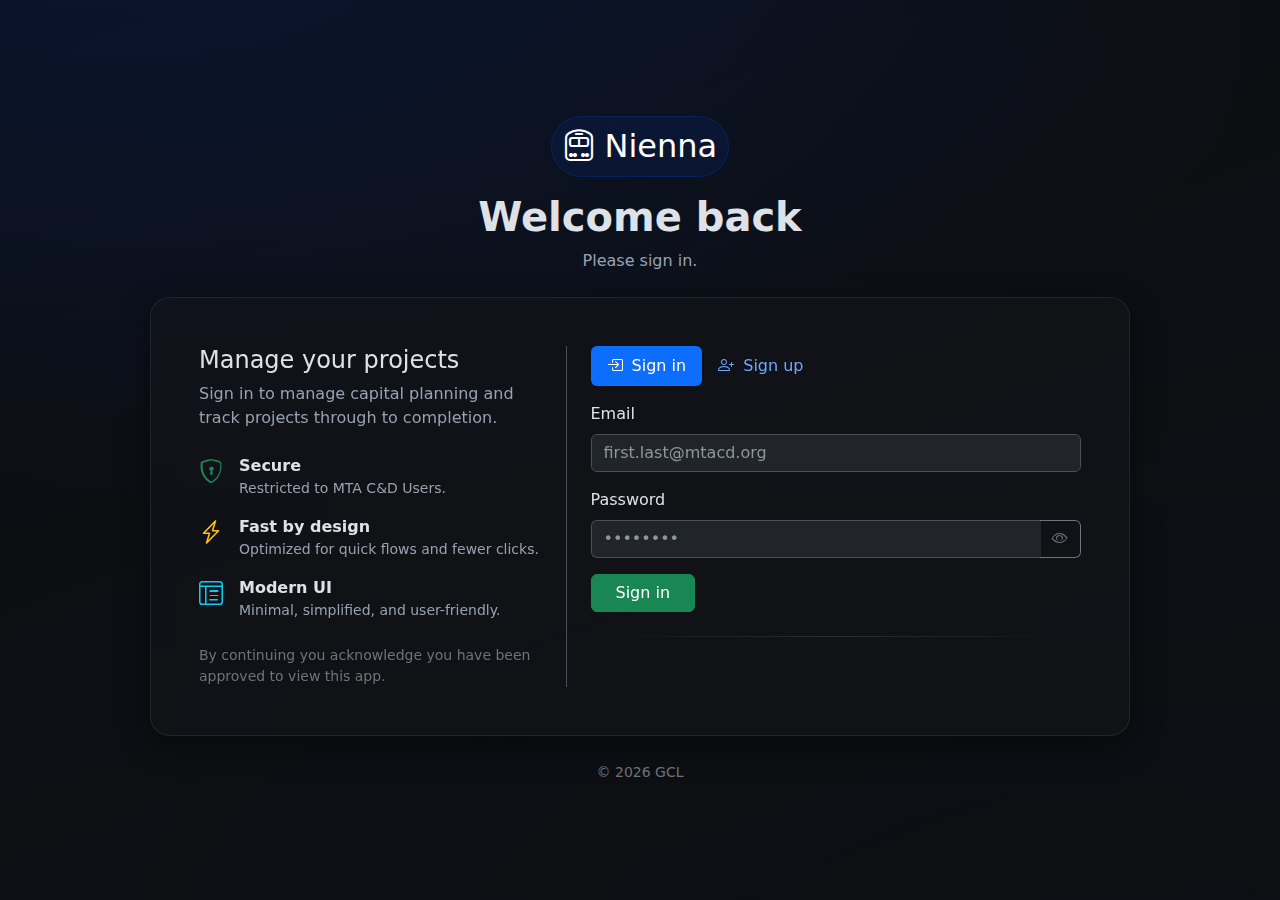
<file: index.html>
<!doctype html>
<html lang="en" data-bs-theme="dark">
<head>
  <meta charset="utf-8" />
  <meta name="viewport" content="width=device-width,initial-scale=1" />
  <title>Nienna — Sign in</title>
  <link href="https://cdn.jsdelivr.net/npm/bootstrap@5.3.3/dist/css/bootstrap.min.css" rel="stylesheet" crossorigin="anonymous" />
  <link href="https://cdn.jsdelivr.net/npm/bootstrap-icons@1.11.3/font/bootstrap-icons.css" rel="stylesheet" />
  <link href="./style.css" rel="stylesheet" />
  <style>
    body { display: grid; place-items: center; padding: 2rem; }
    .auth-shell { max-width: 980px; width: 100%; }
    /* Auth card is larger than the standard glass-card */
    .glass-card {
      backdrop-filter: blur(10px);
      -webkit-backdrop-filter: blur(10px);
      border-radius: 1.25rem;
      box-shadow: 0 10px 30px rgba(0,0,0,.4);
    }
    .brand-badge {
      display: inline-flex;
      align-items: center;
      gap: .6rem;
      padding: .35rem .7rem;
      border-radius: 999px;
      font-size: 2rem;
      background: rgba(0, 57, 166, .15);
      border: 1px solid rgba(0, 57, 166, .35);
      color: white;
    }
    .divider { height: 1px; background: linear-gradient(90deg, transparent, rgba(255,255,255,.12), transparent); }
    .input-group .form-control { border-right: 0; }
    .input-group .btn-outline-secondary { border-left: 0; }
    .form-control::placeholder { color: #8c96a0; }
  </style>
</head>
<body>
  <div class="auth-shell">
    <header class="mb-4 text-center">
      <span class="brand-badge mb-2"><i class="bi bi-train-front"></i> Nienna</span>
      <h1 class="display-6 fw-semibold mt-2">Welcome back</h1>
      <p class="muted mb-0" id="status">Please sign in.</p>
    </header>

    <div id="auth-area" class="glass-card p-3 p-md-4 p-lg-5">
      <div class="row g-0">
        <!-- Left: Marketing/Info -->
        <div class="col-lg-5 d-none d-lg-flex flex-column justify-content-between pe-lg-4 border-end border-opacity-25">
          <div>
            <h2 class="h4">Manage your projects</h2>
            <p class="muted mb-4">Sign in to manage capital planning and track projects through to completion.</p>
            <div class="d-flex flex-column gap-3">
              <div class="d-flex align-items-start gap-3">
                <i class="bi bi-shield-lock fs-4 text-success"></i>
                <div>
                  <strong>Secure</strong>
                  <div class="muted small">Restricted to MTA C&D Users.</div>
                </div>
              </div>
              <div class="d-flex align-items-start gap-3">
                <i class="bi bi-lightning-charge fs-4 text-warning"></i>
                <div>
                  <strong>Fast by design</strong>
                  <div class="muted small">Optimized for quick flows and fewer clicks.</div>
                </div>
              </div>
              <div class="d-flex align-items-start gap-3">
                <i class="bi bi-layout-text-window-reverse fs-4 text-info"></i>
                <div>
                  <strong>Modern UI</strong>
                  <div class="muted small">Minimal, simplified, and user-friendly.</div>
                </div>
              </div>
            </div>
          </div>
          <p class="small text-secondary mt-4 mb-0">By continuing you acknowledge you have been approved to view this app.</p>
        </div>

        <!-- Right: Auth Tabs -->
        <div class="col-lg-7 ps-lg-4">
          <ul class="nav nav-pills mb-3" id="authTabs" role="tablist">
            <li class="nav-item" role="presentation">
              <button class="nav-link active" id="signin-tab" data-bs-toggle="tab" data-bs-target="#signin" type="button" role="tab" aria-controls="signin" aria-selected="true">
                <i class="bi bi-box-arrow-in-right me-1"></i> Sign in
              </button>
            </li>
            <li class="nav-item" role="presentation">
              <button class="nav-link" id="signup-tab" data-bs-toggle="tab" data-bs-target="#signup" type="button" role="tab" aria-controls="signup" aria-selected="false">
                <i class="bi bi-person-plus me-1"></i> Sign up
              </button>
            </li>
          </ul>

          <div class="tab-content">
            <!-- Sign in pane -->
            <div class="tab-pane fade show active" id="signin" role="tabpanel" aria-labelledby="signin-tab" tabindex="0">
              <div class="row g-3 align-items-center">
                <div class="col-12">
                  <label for="si-email" class="form-label">Email</label>
                  <input id="si-email" class="form-control" type="email" placeholder="first.last@mtacd.org" autocomplete="username" />
                </div>
                <div class="col-12">
                  <label for="si-pass" class="form-label">Password</label>
                  <div class="input-group">
                    <input id="si-pass" type="password" class="form-control" placeholder="••••••••" autocomplete="current-password" />
                    <button class="btn btn-outline-secondary" type="button" data-toggle-password="#si-pass" aria-label="Show password"><i class="bi bi-eye"></i></button>
                  </div>
                </div>
                <div class="col-12 d-grid d-md-block">
                  <button id="si-btn" class="btn btn-success px-4">Sign in</button>
                </div>
              </div>

              <div class="divider my-4"></div>
              <p class="text-secondary small mb-0 mt-2" id="si-msg"></p>
            </div>

            <!-- Sign up pane -->
            <div class="tab-pane fade" id="signup" role="tabpanel" aria-labelledby="signup-tab" tabindex="0">
              <div class="row g-3 align-items-center">
                <div class="col-12">
                  <label for="su-email" class="form-label">Email</label>
                  <input id="su-email" class="form-control" type="email" placeholder="you@company.com" autocomplete="username" />
                </div>
                <div class="col-12">
                  <label for="su-pass" class="form-label">Password</label>
                  <div class="input-group">
                    <input id="su-pass" type="password" class="form-control" placeholder="Create a password" autocomplete="new-password" />
                    <button class="btn btn-outline-secondary" type="button" data-toggle-password="#su-pass" aria-label="Show password"><i class="bi bi-eye"></i></button>
                  </div>
                </div>
                <div class="col-12 d-grid d-md-block">
                  <button id="su-btn" class="btn btn-brand px-4">Create account</button>
                </div>
              </div>
              <p class="text-secondary small mb-0 mt-2" id="su-msg"></p>
            </div>
          </div>
        </div>
      </div>
    </div>

    <footer class="text-center mt-4">
      <small class="text-secondary">© <span id="year"></span> GCL</small>
    </footer>
  </div>

  <!-- Reusable modal (kept the same IDs for your existing JS) -->
  <div class="modal fade" id="appModal" tabindex="-1" aria-hidden="true">
    <div class="modal-dialog modal-dialog-centered">
      <div class="modal-content bg-dark text-light">
        <div class="modal-header">
          <h5 class="modal-title" id="appModalTitle">Notice</h5>
          <button type="button" class="btn-close btn-close-white" data-bs-dismiss="modal" aria-label="Close"></button>
        </div>
        <div class="modal-body" id="appModalBody"></div>
        <div class="modal-footer"><button type="button" class="btn btn-secondary" data-bs-dismiss="modal">OK</button></div>
      </div>
    </div>
  </div>

  <script src="https://cdn.jsdelivr.net/npm/bootstrap@5.3.3/dist/js/bootstrap.bundle.min.js" crossorigin="anonymous"></script>
  <script>
    // Keep footer year fresh
    document.getElementById('year').textContent = new Date().getFullYear();

    // Password reveal toggles (non-breaking enhancement)
    document.querySelectorAll('[data-toggle-password]').forEach(btn => {
      btn.addEventListener('click', () => {
        const input = document.querySelector(btn.getAttribute('data-toggle-password'));
        if (!input) return;
        const isPassword = input.getAttribute('type') === 'password';
        input.setAttribute('type', isPassword ? 'text' : 'password');
        btn.innerHTML = isPassword ? '<i class="bi bi-eye-slash"></i>' : '<i class="bi bi-eye"></i>';
      });
    });
  </script>
  
  <script type="module">
    import { supabase } from "./auth-guard.js";

    const $ = (s) => document.querySelector(s);
    const status = $('#status');

    // modal helper
    function showModal(title, msg) {
      $('#appModalTitle').textContent = title;
      $('#appModalBody').textContent = msg;
      new bootstrap.Modal('#appModal').show();
    }

    // if already signed in, go straight to landingpage
    (async () => {
      const { data: { session } } = await supabase.auth.getSession();
      if (session) window.location.href = "landingpage.html";
    })();

    // sign in

    async function loginWithEmail() {
      const email = $('#si-email').value.trim();
      const password = $('#si-pass').value;
      $('#si-msg').textContent = 'Signing in…';
      const { error } = await supabase.auth.signInWithPassword({ email, password });
      window.location.href = "landingpage.html";
      return error;
    }

    document.addEventListener('keydown', (e) => {
      if (e.key === 'Enter') {
        loginWithEmail();
      }
    });

    $('#si-btn').onclick = loginWithEmail;

    // sign up (restrict to @mtacd.org)
    $('#su-btn').onclick = async () => {
      const emailInput = $('#su-email');
      const passInput  = $('#su-pass');
      const email = emailInput.value.trim();
      if (!email.endsWith('@mtacd.org')) {
        showModal('Sign-up Restricted', 'Sign-ups are limited to @mtacd.org addresses.');
        emailInput.value = ''; passInput.value = ''; emailInput.focus(); return;
      }
      const btn = $('#su-btn'); btn.disabled = true;
      try {
        $('#su-msg').textContent = 'Signing up…';
        const { data, error } = await supabase.auth.signUp({
          email, password: passInput.value,
          options: { emailRedirectTo: window.location.origin + window.location.pathname.replace('index.html','landingpage.html') }
        });
        if (error) return showModal('Sign-up Error', error.message || 'Unable to create account.');
        showModal('Check your email', 'We sent a confirmation link to finish creating your account.');
        emailInput.value=''; passInput.value=''; $('#su-msg').textContent='';
      } finally { btn.disabled = false; }
    };

    // magic link
    $('#ml-btn').onclick = async () => {
      const email = $('#ml-email').value.trim();
      $('#si-msg').textContent = 'Sending magic link…';
      const { error } = await supabase.auth.signInWithOtp({
        email, options: { emailRedirectTo: window.location.origin + '/landingpage.html' }
      });
      if (error) return showModal('Magic Link Error', error.message);
      $('#si-msg').textContent = 'Magic link sent. Check your inbox.';
    };
  </script>
</body>
</html>
</file>
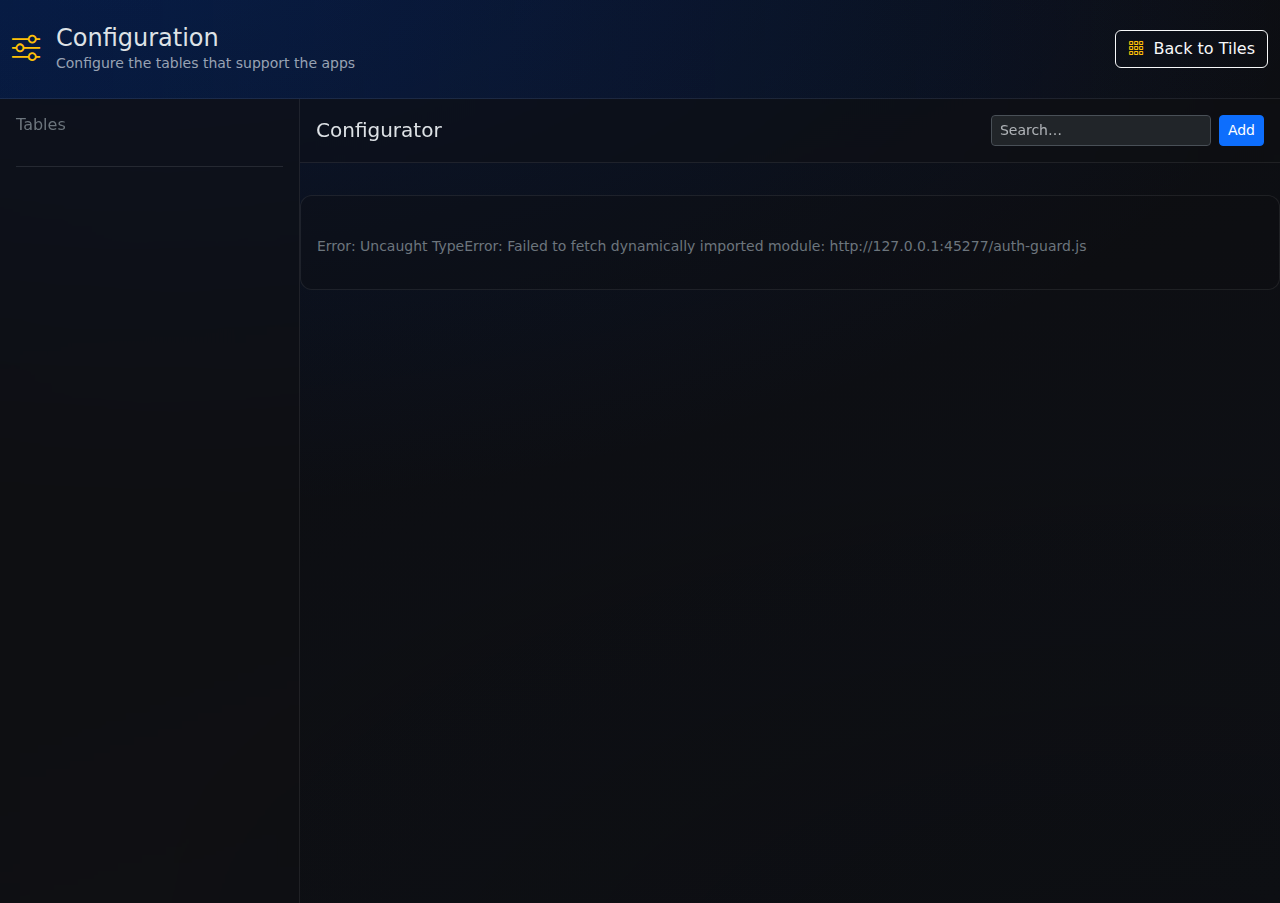
<file: configurator.html>
<!-- configurator.html -->
<!doctype html>
<html lang="en" data-bs-theme="dark">
<head>
  <meta charset="utf-8" />
  <meta name="viewport" content="width=device-width,initial-scale=1" />
  <title>Nienna — Configurator</title>
  <link href="https://cdn.jsdelivr.net/npm/bootstrap@5.3.3/dist/css/bootstrap.min.css" rel="stylesheet"/>
  <link href="https://cdn.jsdelivr.net/npm/bootstrap-icons@1.11.3/font/bootstrap-icons.css" rel="stylesheet">
  <link href="./style.css" rel="stylesheet"/>
  <script src="https://cdn.jsdelivr.net/npm/bootstrap@5.3.3/dist/js/bootstrap.bundle.min.js" crossorigin="anonymous"></script>
  <style>
    /* configurator needs full overflow (not just overflow-x) on the table wrap */
    .table-wrap { overflow: auto; }
  </style>
</head>
<body class="app">

  <div class="page-header">
    <div class="container-fluid py-4">
      <div class="d-flex justify-content-between align-items-center">
        <div class="d-flex align-items-center gap-3">
          <i class="bi bi-sliders fs-3 text-warning"></i>
          <div>
            <h1 class="h4 mb-0">Configuration</h1>
            <div class="muted small">Configure the tables that support the apps</div>
          </div>
        </div>
        <div class="d-flex gap-2">
          <a class="btn btn-outline-light" href="landingpage.html"><i class="bi bi-grid-3x3-gap text-warning me-1"></i> Back to Tiles</a>
        </div>
      </div>
    </div>
  </div>

  <div class="layout">
    <!-- Left toolbar -->
    <aside class="sidebar p-3">
      <h2 class="h6 text-secondary mb-3">Tables</h2>
      <nav id="table-list" class="list-group list-group-flush small"></nav>
      <hr class="text-secondary my-3" />
      <div id="sidebar-extra" class="small text-secondary"></div>
    </aside>

    <!-- Right pane -->
    <main class="d-flex flex-column">
      <div class="toolbar p-3 d-flex gap-2 align-items-center">
        <h1 id="page-title" class="h5 mb-0 flex-grow-1">Configurator</h1>
        <input id="search-input" class="form-control form-control-sm" placeholder="Search…" style="max-width:220px"/>
        <button id="add-btn" class="btn btn-primary btn-sm">Add</button>
      </div>

      <div id="filters" class="p-3 d-flex flex-wrap gap-2"></div>
      <div class="p-3 table-wrap">
        <div id="table-region" class="table-responsive"></div>
        <div id="pager" class="d-flex justify-content-between align-items-center mt-3 small"></div>
        <p id="status" class="text-secondary small mt-2"></p>
      </div>
    </main>
  </div>

  <!-- Modal host -->
  <div id="modal-host"></div>

  <script>
    // Surface ANY script errors to the page + console
    window.addEventListener('error', (e) => {
      console.error('[window.error]', e.message, e.filename, e.lineno);
      const s = document.getElementById('status');
      if (s) s.textContent = `Error: ${e.message}`;
    });
    window.addEventListener('unhandledrejection', (e) => {
      console.error('[unhandledrejection]', e.reason);
      const s = document.getElementById('status');
      if (s) s.textContent = `Unhandled: ${e.reason?.message || e.reason}`;
    });
  </script>

  <script type="module">
    const statusEl = document.getElementById('status');
    const sidebarEl = document.getElementById('table-list');
  
    console.log('[BOOT] inline module probe OK');
  
    // Helper to import a module and log a super-clear error if it fails
    async function safeImport(path) {
      try {
        const mod = await import(path);
        console.log('[IMPORT OK]', path, Object.keys(mod));
        return mod;
      } catch (err) {
        console.error('[IMPORT FAIL]', path, err);
        if (statusEl) statusEl.textContent = `Failed to import ${path}: ${err?.message || err}`;
        throw err;
      }
    }
  
    // IMPORTANT: these paths must match your on-disk layout exactly.
    // You said: configurator.html and auth-guard.js at same level,
    // and ./configurator/modules/... for the rest — so these should be correct:
    const { requireAuth } = await safeImport('./auth-guard.js');
    const { initRouter } = await safeImport('./configurator/modules/router.js');
    const { buildSidebar } = await safeImport('./configurator/modules/ui/sidebar.js');
    const { renderTableView } = await safeImport('./configurator/modules/ui/tableView.js');
    const { TABLES } = await safeImport('./configurator/modules/tables.config.js');
  
    console.log('[BOOT] modules imported', { tableKeys: Object.keys(TABLES || {}) });
  
    // Auth
    try {
      const session = await requireAuth();
      console.log('[BOOT] authed as', session?.user?.email);
    } catch (e) {
      console.error('[BOOT] requireAuth failed', e);
      statusEl.textContent = 'Auth required';
      throw e;
    }
  
    // Router
    const router = initRouter({
      onChange: ({ tableKey, page = 1, q = "" }) => {
        console.log('[ROUTER] onChange', { tableKey, page, q });
        const keys = Object.keys(TABLES || {});
        if (!keys.length) {
          statusEl.textContent = 'No tables defined';
          return;
        }
        const def = TABLES[tableKey] ?? TABLES[keys[0]];
        document.getElementById('page-title').textContent = def.title;
        renderTableView({
          def,
          container: document.getElementById('table-region'),
          filtersEl: document.getElementById('filters'),
          pagerEl: document.getElementById('pager'),
          statusEl,
          addBtn: document.getElementById('add-btn'),
          searchInput: document.getElementById('search-input'),
          page,
          search: q
        });
      }
    });
  
    console.log('[BOOT] router ready; building sidebar');
    buildSidebar(sidebarEl, TABLES, router);
    console.log('[BOOT] done');
  </script>
</body>
</html>
</file>
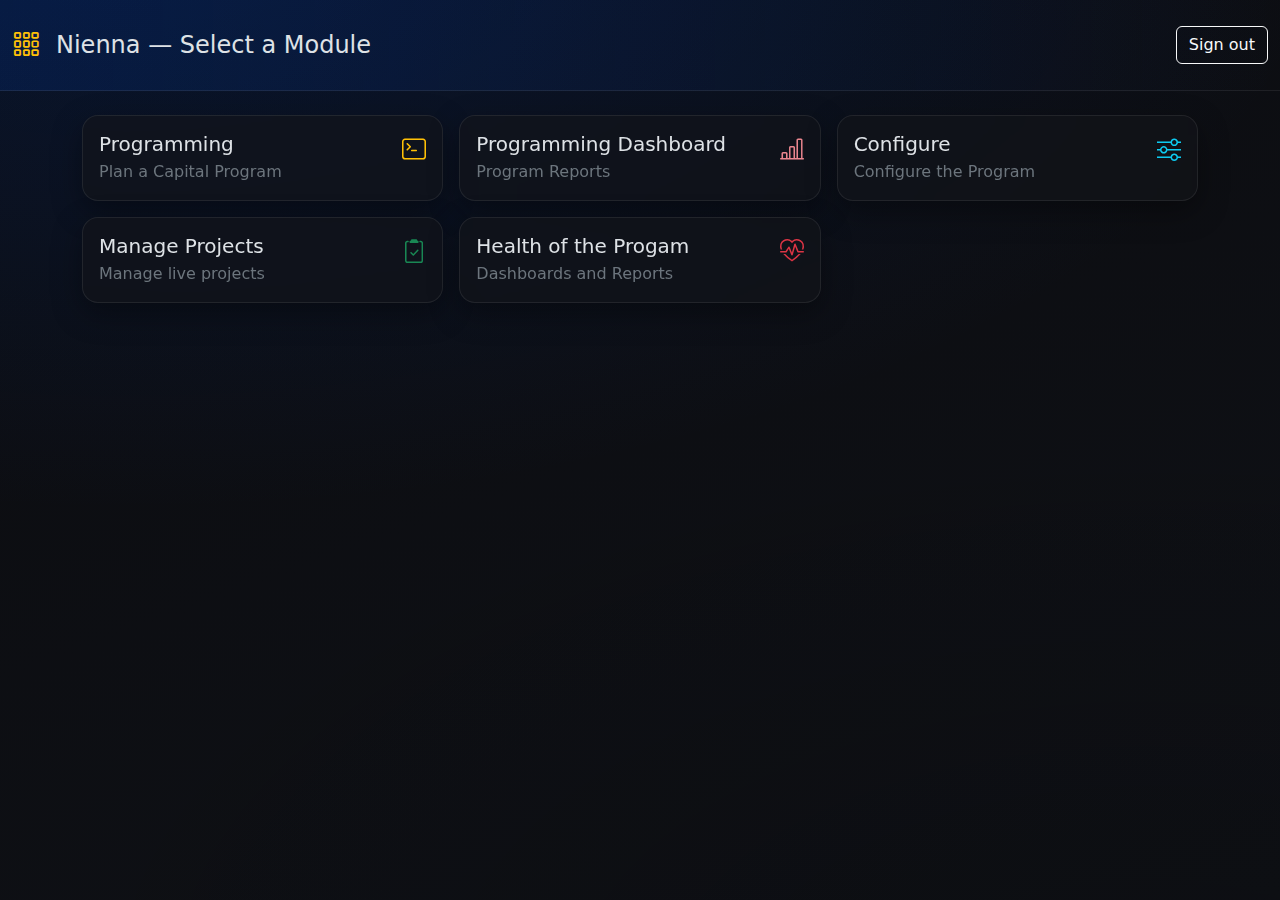
<file: landingpage.html>
<!doctype html>
<html lang="en" data-bs-theme="dark">
<head>
  <meta charset="utf-8" />
  <meta name="viewport" content="width=device-width,initial-scale=1" />
  <title>Nienna — Select a Module</title>
  <link href="https://cdn.jsdelivr.net/npm/bootstrap@5.3.3/dist/css/bootstrap.min.css" rel="stylesheet" crossorigin="anonymous" />
  <link href="https://cdn.jsdelivr.net/npm/bootstrap-icons@1.11.3/font/bootstrap-icons.css" rel="stylesheet" />
  <link href="./style.css" rel="stylesheet" />
</head>
<body>

  <!-- Header like programming.html -->
  <div class="page-header">
    <div class="container py-4">
      <div class="d-flex justify-content-between align-items-center">
        <div class="d-flex align-items-center gap-3">
          <i class="bi bi-grid-3x3-gap fs-3 text-warning"></i>
          <div>
            <h1 class="h4 mb-0">Nienna — Select a Module</h1>
            <div id="user-info" class="muted small"></div>
          </div>
        </div>
        <div class="d-flex gap-2">
          <button id="signout-btn" class="btn btn-outline-light">Sign out</button>
        </div>
      </div>
    </div>
  </div>

  <main class="container py-4">
    <!-- Module Tiles Grid: easily scales as you add cards -->
    <div class="row g-3" id="modules-grid">
      <div class="col-12 col-sm-6 col-lg-4 col-xxl-3">
        <a class="card-link" href="programming.html">
          <div class="glass-card p-3">
            <div class="d-flex align-items-start justify-content-between">
              <div>
                <h5 class="mb-1">Programming</h5>
                <p class="mb-0 text-secondary">Plan a Capital Program</p>
              </div>
              <i class="bi bi-terminal fs-4 text-warning"></i>
            </div>
          </div>
        </a>
      </div>

      <div class="col-12 col-sm-6 col-lg-4 col-xxl-3">
        <a class="card-link" href="programdashboard.html">
          <div class="glass-card p-3">
            <div class="d-flex align-items-start justify-content-between">
              <div>
                <h5 class="mb-1">Programming Dashboard</h5>
                <p class="mb-0 text-secondary">Program Reports</p>
              </div>
              <i class="bi bi-bar-chart-line fs-4 text-danger-emphasis"></i>
            </div>
          </div>
        </a>
      </div>

      <div class="col-12 col-sm-6 col-lg-4 col-xxl-3">
        <a class="card-link" href="configurator.html">
          <div class="glass-card p-3">
            <div class="d-flex align-items-start justify-content-between">
              <div>
                <h5 class="mb-1">Configure</h5>
                <p class="mb-0 text-secondary">Configure the Program</p>
              </div>
              <i class="bi bi-sliders fs-4 text-info"></i>
            </div>
          </div>
        </a>
      </div>
      
      <div class="col-12 col-sm-6 col-lg-4 col-xxl-3" id="placeholder-1">
        <a class="card-link" href="./project-manager/managerDash.html">
          <div class="glass-card p-3">
            <div class="d-flex align-items-start justify-content-between">
              <div>
                <h5 class="mb-1">Manage Projects</h5>
                <p class="mb-0 text-secondary">Manage live projects</p>
              </div>
              <i class="bi bi-clipboard2-check fs-4 text-success"></i>
            </div>
          </div>
        </a>
      </div>

      <div class="col-12 col-sm-6 col-lg-4 col-xxl-3" id="placeholder-1">
        <a class="card-link" href="./healthofprogram/healthdash.html">
          <div class="glass-card p-3">
            <div class="d-flex align-items-start justify-content-between">
              <div>
                <h5 class="mb-1">Health of the Progam</h5>
                <p class="mb-0 text-secondary">Dashboards and Reports</p>
              </div>
              <i class="bi bi-heart-pulse fs-4 text-danger"></i>
            </div>
          </div>
        </a>
      </div>

    </div>

    <p class="text-secondary small mt-3" id="status"></p>
  </main>

  <script src="https://cdn.jsdelivr.net/npm/bootstrap@5.3.3/dist/js/bootstrap.bundle.min.js" crossorigin="anonymous"></script>
  <script type="module">
    import { requireAuth, signOut } from "./auth-guard.js";

    const status = document.getElementById('status');
    const userInfo = document.getElementById('user-info');
    const signoutBtn = document.getElementById('signout-btn');

    try {
      const session = await requireAuth();
      userInfo.textContent = `${session.user.email} · user_id: ${session.user.id}`;
      status.textContent = 'Signed in ✓';
    } catch (e) {
      console.error(e);
      status.textContent = 'Auth required.';
    }

    signoutBtn.onclick = async () => {
      await signOut();
      window.location.href = "index.html";
    };
  </script>
</body>
</html>
</file>
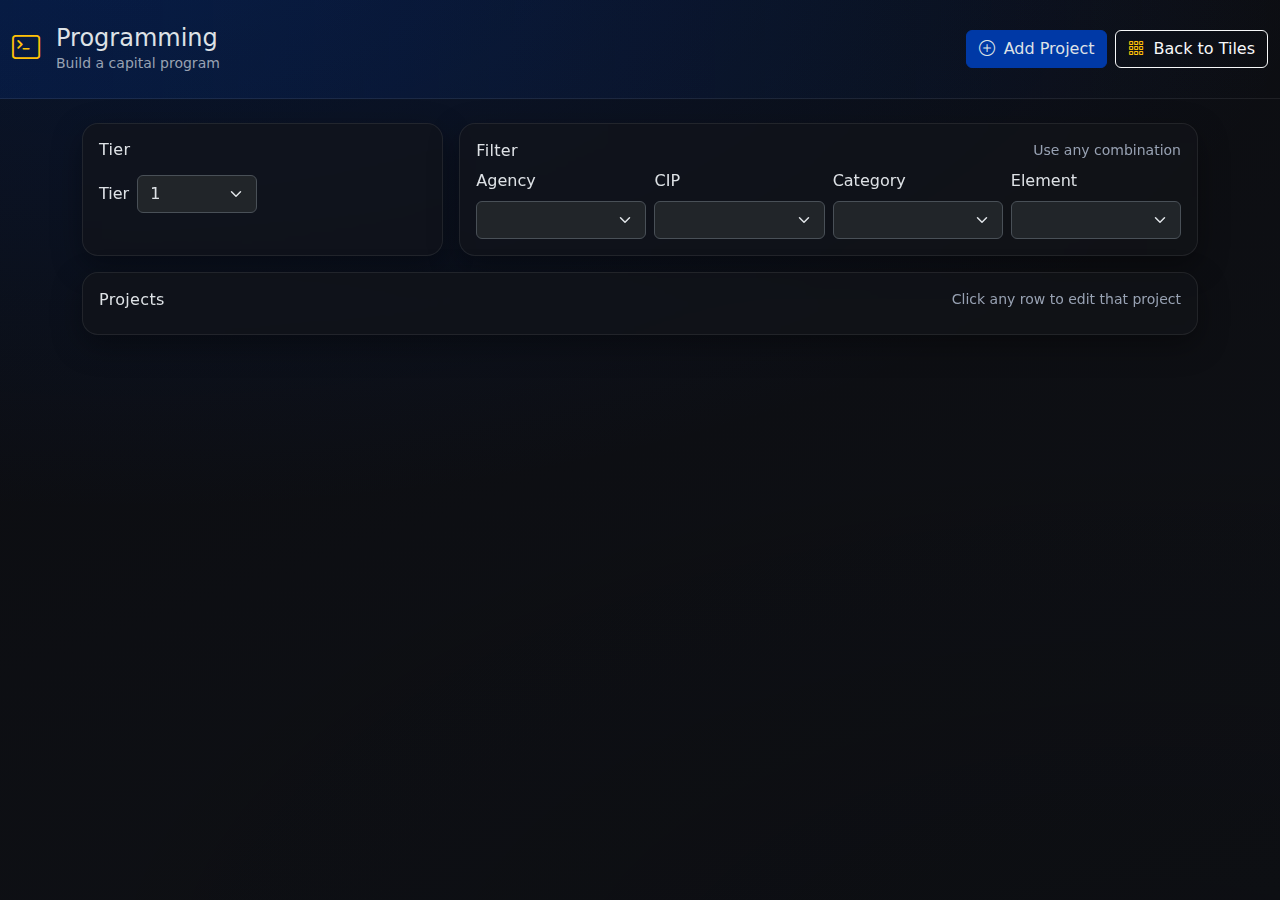
<file: programming.html>
<!doctype html>
<html lang="en" data-bs-theme="dark">
<head>
  <meta charset="utf-8" />
  <meta name="viewport" content="width=device-width,initial-scale=1" />
  <title>Nienna — Programming</title>
  <link href="https://cdn.jsdelivr.net/npm/bootstrap@5.3.3/dist/css/bootstrap.min.css" rel="stylesheet" crossorigin="anonymous" />
  <link href="https://cdn.jsdelivr.net/npm/bootstrap-icons@1.11.3/font/bootstrap-icons.css" rel="stylesheet" />
  <link href="./style.css" rel="stylesheet" />
</head>
<body>

  <div class="page-header">
    <div class="container py-4">
      <div class="d-flex justify-content-between align-items-center">
        <div class="d-flex align-items-center gap-3">
          <i class="bi bi-terminal fs-3 text-warning"></i>
          <div>
            <h1 class="h4 mb-0">Programming</h1>
            <div class="muted small">Build a capital program</div>
          </div>
        </div>
        <div class="d-flex gap-2">
          <button id="add-btn" class="btn btn-brand"><i class="bi bi-plus-circle me-1"></i> Add Project</button>
          <a class="btn btn-outline-light" href="landingpage.html"><i class="bi bi-grid-3x3-gap text-warning me-1"></i> Back to Tiles</a>
        </div>
      </div>
    </div>
  </div>

  <div class="container py-4">
    <!-- Controls Row -->
    <div class="row g-3 align-items-stretch mb-3">
      <!-- Tier card -->
      <div class="col-12 col-lg-4">
        <div class="toolbar-card h-100 p-3">
          <h2 class="h6 mb-3 section-title">Tier</h2>
          <form class="row g-2 align-items-center">
            <div class="col-auto"><label for="tier-select" class="col-form-label">Tier</label></div>
            <div class="col-auto">
              <select id="tier-select" name="selected-tier" class="form-select select-inline">
                <option value="1">1</option>
                <option value="2">2</option>
                <option value="3">3</option>
              </select>
            </div>
          </form>
        </div>
      </div>

      <!-- Filters card -->
      <div class="col-12 col-lg-8">
        <div class="filters-card h-100 p-3">
          <div class="d-flex justify-content-between align-items-center mb-2">
            <h2 class="h6 mb-0 section-title">Filter</h2>
            <div class="muted small">Use any combination</div>
          </div>
          <form class="row g-2">
            <div class="col-12 col-sm-3">
              <label for="agency-select" class="form-label">Agency</label>
              <select id="agency-select" name="selected-agency" class="form-select">
              </select>
            </div>
            <div class="col-12 col-sm-3">
              <label for="cip-select" class="form-label">CIP</label>
              <select id="cip-select" name="selected-cip" class="form-select">
              </select>
            </div>
            <div class="col-12 col-sm-3">
              <label for="category-select" class="form-label">Category</label>
              <select id="category-select" name="selected-category" class="form-select">
              </select>
            </div>
            <div class="col-12 col-sm-3">
              <label for="element-select" class="form-label">Element</label>
              <select id="element-select" name="selected-element" class="form-select">
              </select>
            </div>
          </form>
        </div>
      </div>
    </div>

    <!-- Table area -->
    <div class="table-wrap-card h-100 p-3">
      <div class="d-flex justify-content-between align-items-center mb-2">
        <h2 class="h6 mb-0 section-title">Projects</h2>
        <div class="muted small">Click any row to edit that project</div>
      </div>
      <div id="table-wrap" class="table-responsive"></div>
    </div>

    <p class="text-secondary small mt-2" id="app-msg"></p>
  </div>

  <!-- Add/Edit Project Modal (IDs preserved) -->
  <div class="modal fade" id="projectModal" tabindex="-1" aria-hidden="true">
    <div class="modal-dialog modal-lg modal-dialog-centered">
      <div class="modal-content bg-dark text-light">
        <div class="modal-header">
          <h5 class="modal-title" id="projectModalTitle">Add Project</h5>
          <button type="button" class="btn-close btn-close-white" data-bs-dismiss="modal" aria-label="Close"></button>
        </div>
        <form id="projectForm">
          <div class="modal-body">
            <input type="hidden" id="proj-id" />
            <div class="row g-3">
              <div class="col-12">
                <label class="form-label" for="proj-title">Project Title</label>
                <input id="proj-title" class="form-control" placeholder="e.g., Fiber Optic Cable" required />
              </div>
            </div>
            <div class="row g-3">
              <div class="col-6 col-md-2">
                <label class="form-label" for="proj-agency">Agency</label>
                <input id="proj-agency" class="form-control" placeholder="e.g. T">
              </div>
              <div class="col-6 col-md-2">
                <label class="form-label" for="proj-category">Category</label>
                <input id="proj-category" class="form-control" placeholder="e.g., 8" />
              </div>
              <div class="col-6 col-md-2">
                <label class="form-label" for="proj-element">Element</label>
                <input id="proj-element" class="form-control" placeholder="e.g., 01" />
              </div>
              <div class="col-6 col-md-2">
                <label class="form-label" for="proj-cip">CIP</label>
                <input id="proj-cip" class="form-control" placeholder="e.g., 9" />
              </div>
            </div>
            <div class="row g-3">
              <div class="col-6 col-md-2">
                <label class="form-label" for="y1">Year 1</label>
                <input id="y1" type="number" step="1" class="form-control" />
              </div>
              <div class="col-6 col-md-2">
                <label class="form-label" for="y2">Year 2</label>
                <input id="y2" type="number" step="1" class="form-control" />
              </div>
              <div class="col-6 col-md-2">
                <label class="form-label" for="y3">Year 3</label>
                <input id="y3" type="number" step="1" class="form-control" />
              </div>
              <div class="col-6 col-md-2">
                <label class="form-label" for="y4">Year 4</label>
                <input id="y4" type="number" step="1" class="form-control" />
              </div>
              <div class="col-6 col-md-2">
                <label class="form-label" for="y5">Year 5</label>
                <input id="y5" type="number" step="1" class="form-control" />
              </div>
            </div>
            <div class="row g-3">
              <div class="col-6 col-md-2">
                <label class="form-label" for="t1multiplier">Tier 1 Multiplier</label>
                <input id="t1multiplier" type="number" step="0.01" class="form-control"/>
              </div>
              <div class="col-6 col-md-2">
                <label class="form-label" for="t2multiplier">Tier 2 Multiplier</label>
                <input id="t2multiplier" type="number" step="0.01" class="form-control"/>
              </div>
              <div class="col-6 col-md-2">
                <label class="form-label" for="t3multiplier">Tier 3 Multiplier</label>
                <input id="t3multiplier" type="number" step="0.01" class="form-control"/>
              </div>
            </div>
            <div class="row g-3">
              <div class="col-6 col-md-2">
                <label class="form-label" for="estimateYear">Estimate Year</label>
                <input id="estimateYear" type="number" step="1" class="form-control"/>
              </div>
              <div class="col-6 col-md-2">
                <label class="form-label" for="awardYear">Award Year</label>
                <input id="awardYear" type="number" step="1" class="form-control"/>
              </div>
            </div>
          </div><!-- /modal-body -->

          <div class="modal-footer">
            <button id="delete-btn" type="button" class="btn btn-outline-danger me-auto d-none"><i class="bi bi-trash"></i> Delete</button>
            <button type="button" class="btn btn-secondary" data-bs-dismiss="modal">Cancel</button>
            <button id="save-btn" type="submit" class="btn btn-brand"><i class="bi bi-save2 me-1"></i> Save</button>
          </div>
        </form>
      </div>
    </div>
  </div>


  <!-- Bootstrap JS bundle (for Modal) -->
  <script src="https://cdn.jsdelivr.net/npm/bootstrap@5.3.3/dist/js/bootstrap.bundle.min.js" crossorigin="anonymous"></script>

  <script type="module">
    import { requireAuth } from "./auth-guard.js";
    import { db } from "./db/index.js";
    import { getInflatorsOnce, getInflatorMap, inflate } from "./inflation.js";

    const wrap   = document.getElementById('table-wrap');
    const appMsg = document.getElementById('app-msg');
    const addBtn = document.getElementById('add-btn');

    const modalEl = document.getElementById('projectModal');
    const modal   = new bootstrap.Modal(modalEl);
    const form    = document.getElementById('projectForm');

    const idInput   = document.getElementById('proj-id');
    const titleEl   = document.getElementById('proj-title');
    const agencyEl  = document.getElementById('proj-agency');
    const catEl     = document.getElementById('proj-category');
    const elemEl    = document.getElementById('proj-element');
    const cipEl     = document.getElementById('proj-cip');
    const y1El      = document.getElementById('y1');
    const y2El      = document.getElementById('y2');
    const y3El      = document.getElementById('y3');
    const y4El      = document.getElementById('y4');
    const y5El      = document.getElementById('y5');
    const t1multEl  = document.getElementById('t1multiplier');
    const t2multEl  = document.getElementById('t2multiplier');
    const t3multEl  = document.getElementById('t3multiplier');
    const estYearEl = document.getElementById('estimateYear');
    const awardYearEl = document.getElementById('awardYear');
    const deleteBtn = document.getElementById('delete-btn');
    const modalTitle= document.getElementById('projectModalTitle');

    let currentRows = [];
    let currentEnvelope = null;

    function getSelectedTier() {
      return Number(tierSelect?.value || 1);
    }

    function getFilters() {
      const filters = {};
      const agency = agencySelect?.value;
      const cat = categorySelect?.value;
      const elem = elementSelect?.value;
      const cip = cipSelect?.value;
      if (cat) filters.category = cat;
      if (elem) filters.element = elem;
      if (cip) filters.cip = cip;
      if (agency) filters.agency = agency;
      return filters;
    }

    function getMultiplier(row, tier) {
      if (tier === 1) return Number(row.tier1multiplier ?? 1);
      if (tier === 2) return Number(row.tier2multiplier ?? 1);
      if (tier === 3) return Number(row.tier3multiplier ?? 1);
      return 1;
    }

    function scaled(value, mult) {
      const base = Number(value);
      if (!isFinite(base)) return '';  // keep empty if not a number
      const out = base * mult;
      return Number.isInteger(out) ? String(out) : out.toFixed(2);
    }

    // Coerce to Number safely; return null if not a finite number
    const asNum = (v) => {
      const n = Number(v);
      return Number.isFinite(n) ? n : null;
    };

    // Fetch envelope for the current (tier, category, element, cip)
    async function fetchEnvelopeForFilters({ tier, category, element, cip, agency }) {
      const tierVal = asNum(tier);
      const catVal  = asNum(category);
      const elemVal = asNum(element);
      const cipVal  = asNum(cip);
      const agencyVal = agency;

      if (tierVal == null || catVal == null || elemVal == null || cipVal == null || agencyVal == null) {
        return null;
      }

      const { rows } = await db.query('tier_acep_envelope', {
        select: 'acep_envelope',
        filters: [
          { key: 'agency',   op: 'eq', value: agencyVal },
          { key: 'tier',     op: 'eq', value: tierVal },
          { key: 'category', op: 'eq', value: catVal },
          { key: 'element',  op: 'eq', value: elemVal },
          { key: 'cip',      op: 'eq', value: cipVal },
        ],
        pageSize: 1,
      });
      return rows[0]?.acep_envelope ?? null;
    }

    async function refreshEnvelopeAndRender() {
      const filters = getFilters();
      const tier = getSelectedTier();
    
      currentEnvelope = null; // reset until we know
    
      if (filters.category && filters.element && filters.cip && filters.agency) {
        try {
          const envelope = await fetchEnvelopeForFilters({
            tier,
            agency: filters.agency,
            category: filters.category,
            element:  filters.element,
            cip:      filters.cip,
          });
          currentEnvelope = envelope; // may be null if none
        } catch (err) {
          console.error('Envelope fetch error:', err);
          appMsg.textContent = `Error loading envelope: ${err.message}`;
        }
      }
    
      // re-render with the envelope we just fetched
      renderTable(currentRows, getSelectedTier(), currentEnvelope);
    }

    async function loadProjects() {
      appMsg.textContent = 'Loading…';
      const filters = getFilters();


      const filterArr = [];
      if (filters.agency)   filterArr.push({ key: 'agency',   op: 'eq', value: filters.agency });
      if (filters.category) filterArr.push({ key: 'category', op: 'eq', value: Number(filters.category) });
      if (filters.cip)      filterArr.push({ key: 'cip',      op: 'eq', value: Number(filters.cip) });
      if (filters.element)  filterArr.push({ key: 'element',  op: 'eq', value: filters.element });

      try {
        const { rows } = await db.query('programming_projects', {
          select: 'id, project_title, year1value, year2value, year3value, year4value, year5value, agency, cip, category, element, tier1multiplier, tier2multiplier, tier3multiplier, estimate_year, award_year',
          filters: filterArr,
          order: { col: 'id', dir: 'asc' },
          pageSize: null,
        });
        currentRows = rows;
        appMsg.textContent = `Loaded ${currentRows.length} row(s)`;
        refreshEnvelopeAndRender();
      } catch (err) {
        appMsg.textContent = err.message;
      }
    }

    const tierSelect = document.getElementById('tier-select');
    const agencySelect = document.getElementById('agency-select');
    const categorySelect = document.getElementById('category-select');
    const elementSelect = document.getElementById('element-select');
    const cipSelect = document.getElementById('cip-select');

    tierSelect.addEventListener('change', () => {
      refreshEnvelopeAndRender();
    });
    agencySelect.addEventListener('change', async () => {
      await loadProjects();
    });
    categorySelect.addEventListener('change', async () => {
      await loadProjects();
    });
    elementSelect.addEventListener('change', async () => {
      await loadProjects();
    });
    cipSelect.addEventListener('change', async () => {
      await loadProjects();
    });

    // key allows the data to match and label is what shows up on the screen
      const COLUMNS = [
      { key: 'id',             label: 'ID' },
      { key: 'project_title',  label: 'Project' },
      { key: 'year1value',     label: 'Y1',  isYear: true },
      { key: 'year2value',     label: 'Y2',  isYear: true },
      { key: 'year3value',     label: 'Y3',  isYear: true },
      { key: 'year4value',     label: 'Y4',  isYear: true },
      { key: 'year5value',     label: 'Y5',  isYear: true },
      ];

      function renderTable(rows, tier = 1, envelope = null) {
        const wrapEl = wrap;
        wrapEl.innerHTML = '';
        if (!rows.length) {
          wrapEl.innerHTML = '<div class="text-secondary">No rows.</div>';
          return;
        }
      
        const table = document.createElement('table');
        table.className = 'table table-sm table-striped table-hover align-middle';
      
        // THEAD
        const thead = document.createElement('thead');
        const trh = document.createElement('tr');
        COLUMNS.forEach(col => {
          const th = document.createElement('th');
          th.textContent = col.label;           // show the friendly label
          trh.appendChild(th);
        });
        thead.appendChild(trh);
        table.appendChild(thead);
      
        // TBODY
        const tbody = document.createElement('tbody');
        let elementTotal = 0;
      
        rows.forEach(r => {
          const tr = document.createElement('tr');
          tr.dataset.id = r.id;
      
          const mult = getMultiplier(r, tier);
      
          COLUMNS.forEach(col => {
            const td = document.createElement('td');
      
            if (col.isYear) {
              const scaledStr   = scaled(r[col.key], mult);
              const inflatedStr = inflate(scaledStr, r.estimate_year, r.award_year);
              td.textContent = inflatedStr;
      
              const n = Number(inflatedStr);
              if (Number.isFinite(n)) elementTotal += n;
            } else {
              td.textContent = r[col.key] ?? '';
            }
      
            tr.appendChild(td);
          });
      
          tbody.appendChild(tr);
        });
      
        table.appendChild(tbody);
      
        // TFOOT (Total)
        const firstYearIdx = COLUMNS.findIndex(c => c.isYear);
        const labelSpan = firstYearIdx > 0 ? firstYearIdx : Math.min(2, COLUMNS.length); // fallback
      
        const tfoot = document.createElement('tfoot');
        const trf = document.createElement('tr');
      
        const thLabel = document.createElement('th');
        thLabel.colSpan = labelSpan;
        thLabel.className = 'text-end';
        thLabel.textContent = 'Total:';
        trf.appendChild(thLabel);
      
        const thTotal = document.createElement('th');
        thTotal.colSpan = COLUMNS.length - labelSpan;
        thTotal.textContent = Number(elementTotal).toLocaleString(undefined, {
          minimumFractionDigits: 2,
          maximumFractionDigits: 2
        });
        trf.appendChild(thTotal);
      
        tfoot.appendChild(trf);
        table.appendChild(tfoot);
      
        wrapEl.appendChild(table);

      // --- Comparison panel (below the table) ---
const panel = document.createElement('div');
panel.className = 'budget-panel mt-3 p-3 rounded-3';

if (envelope != null && Number.isFinite(Number(envelope))) {
  const total = Number(elementTotal);
  const env   = Number(envelope);
  const delta = env - total;  // positive = under; negative = over
  const within = delta >= 0;

  const fmt = (n) => Number(n).toLocaleString(undefined, { minimumFractionDigits: 2, maximumFractionDigits: 2 });

  // progress ratio capped between 0–100%
  const ratio = env > 0 ? Math.max(0, Math.min(1, total / env)) : 0;

  panel.innerHTML = `
    <div class="d-flex flex-wrap align-items-center justify-content-between gap-3">
      <div>
        <div class="small text-secondary">Tier ${getSelectedTier()} Envelope</div>
        <div class="fs-5 fw-semibold">$${fmt(env)}</div>
      </div>

      <div class="text-end">
        <div class="small text-secondary">Current Total</div>
        <div class="fs-5 fw-semibold">$${fmt(total)}</div>
      </div>

      <div class="text-end">
        <div class="small text-secondary">Delta ${within ? '(Remaining)' : '(Over)'}</div>
        <div class="fs-5 fw-semibold ${within ? 'text-success' : 'text-danger'}">
          ${within ? '' : '-'}$${fmt(Math.abs(delta))}
        </div>
      </div>
    </div>

    <div class="mt-3">
      <div class="progress bg-transparent border border-1 rounded-pill" style="height: 12px;">
        <div class="progress-bar ${within ? 'bg-success' : 'bg-danger'}" role="progressbar"
             style="width: ${ratio * 100}%" aria-valuenow="${(ratio*100).toFixed(0)}"
             aria-valuemin="0" aria-valuemax="100"></div>
      </div>
      <div class="d-flex justify-content-between small mt-1">
        <span class="text-secondary">0</span>
        <span class="text-secondary">$${fmt(env)}</span>
      </div>
    </div>`;

} else {
  panel.innerHTML = `
    <div class="d-flex align-items-center justify-content-between">
      <div class="small text-secondary">No envelope found for the current filters.</div>
    </div>`;
}

wrapEl.appendChild(panel);

      // Event delegation: click any row to edit (passes RAW row)
      tbody.onclick = (e) => {
        const tr = e.target.closest('tr');
        if (!tr) return;
        const id = Number(tr.dataset.id);
        const row = currentRows.find(x => x.id === id);
        if (row) openEditModal(row);
      };
    }

    // Open modal for adding new
    addBtn.onclick = () => openAddModal();

    function clearForm() {
      idInput.value = '';
      titleEl.value = '';
      agencyEl.value = '';
      catEl.value   = '';
      elemEl.value  = '';
      cipEl.value   = '';
      y1El.value = y2El.value = y3El.value = y4El.value = y5El.value = '';
      t1multEl.value = t2multEl.value = t3multEl.value = '';
      estYearEl.value = '';
      awardYearEl.value = '';
    }

    function fillForm(row) {
      idInput.value = row.id ?? '';
      titleEl.value = row.project_title ?? '';
      agencyEl.value = row.agency ?? '';
      catEl.value   = row.category ?? '';
      elemEl.value  = row.element ?? '';
      cipEl.value   = row.cip ?? '';
      y1El.value    = row.year1value ?? '';
      y2El.value    = row.year2value ?? '';
      y3El.value    = row.year3value ?? '';
      y4El.value    = row.year4value ?? '';
      y5El.value    = row.year5value ?? '';
      t1multEl.value= row.tier1multiplier ?? '';
      t2multEl.value= row.tier2multiplier ?? '';
      t3multEl.value= row.tier3multiplier ?? '';
      estYearEl.value = row.estimate_year ?? '';
      awardYearEl.value = row.award_year ?? '';
    }

    function openAddModal() {
      clearForm();
      modalTitle.textContent = 'Add Project';
      deleteBtn.classList.add('d-none');
      modal.show();
    }

    function openEditModal(row) {
      fillForm(row);
      modalTitle.textContent = `Edit ${row.project_title || 'Project'}`;
      deleteBtn.classList.remove('d-none');
      modal.show();
    }

    form.onsubmit = async (e) => {
      e.preventDefault();
      const payload = {
        project_title: titleEl.value.trim(),
        category:      catEl.value.trim() || null,
        agency :       agencyEl.value.trim() || null,
        year1value:    valOrNull(y1El.value),
        year2value:    valOrNull(y2El.value),
        year3value:    valOrNull(y3El.value),
        year4value:    valOrNull(y4El.value),
        year5value:    valOrNull(y5El.value),
        cip:           valOrNull(cipEl.value), 
        element:       (elemEl.value.trim() || null),
        tier1multiplier: valOrNull(t1multEl.value),
        tier2multiplier: valOrNull(t2multEl.value),
        tier3multiplier: valOrNull(t3multEl.value),
        estimate_year:   valOrNull(estYearEl.value),
        award_year:      valOrNull(awardYearEl.value),
      };

      const id = idInput.value ? Number(idInput.value) : null;

      if (!payload.project_title) {
        titleEl.focus();
        return;
      }

      try {
        if (id) {
          await db.update('programming_projects', 'id', id, payload);
        } else {
          await db.insert('programming_projects', payload);
        }
      } catch (err) {
        appMsg.textContent = err.message;
        return;
      }

      modal.hide();
      await loadProjects();
    };

    deleteBtn.onclick = async () => {
      const id = idInput.value ? Number(idInput.value) : null;
      if (!id) return;
      if (!confirm('Delete this project?')) return;

      try {
        await db.delete('programming_projects', 'id', id);
      } catch (err) {
        appMsg.textContent = err.message;
        return;
      }

      modal.hide();
      await loadProjects();
    };

    function valOrNull(v) {
      if (v === '' || v === null || v === undefined) return null;
      const n = Number(v);
      return Number.isNaN(n) ? null : n;
    }

    // --- Distinct helper & filter builder (ACEPs) ---

    async function getDistinct(table, column) {
      const { rows } = await db.query(table, {
        select: column,
        filters: [{ op: 'notNull', key: column }],
        order: { col: column, dir: 'asc' },
        pageSize: null,
      });
      return [...new Set((rows || []).map(r => r[column]).filter(v => v != null))];
    }
    
    function fillSelect(selectEl, values, { display = v => String(v), value = v => String(v) } = {}) {
        selectEl.innerHTML = '<option value="">All</option>';
        const uniq = [...new Set(values)];
        for (const v of uniq) {
        const opt = document.createElement('option');
        opt.value = value(v);
        opt.textContent = display(v);
        selectEl.appendChild(opt);
        }
    }
    async function buildFiltersFromACEPs() {
        appMsg.textContent = 'Loading filters…';
    
        const [agencies, cips, cats, elems] = await Promise.all([
        getDistinct('aceps', 'agency'),
        getDistinct('aceps', 'cip'),
        getDistinct('aceps', 'category'),
        getDistinct('aceps', 'element')
        ]);
      
        fillSelect(agencySelect, agencies, {
          value: v => String(v),
          display: v => String(v)
        });

        fillSelect(cipSelect, cips, {
        value: v => String(v),
        display: v => String(v)
        });
    
        fillSelect(categorySelect, cats, {
        value: v => String(v),
        display: v => String(v).padStart(2,'0')
        });
    
        fillSelect(elementSelect, elems, {
        value: v => String(v),
        display: v => String(v).padStart(2,'0')
        });
    
        appMsg.textContent = ''; 
    }

    // ---- Boot ----
    try {
      await requireAuth();
      await getInflatorsOnce();
      await buildFiltersFromACEPs();
      await loadProjects();
    } catch (err) {
      console.error('Initialization error:', err);
      if (appMsg) appMsg.textContent = 'Error during initialization. See console.';
    }
  </script>
</body>
</html>
</file>
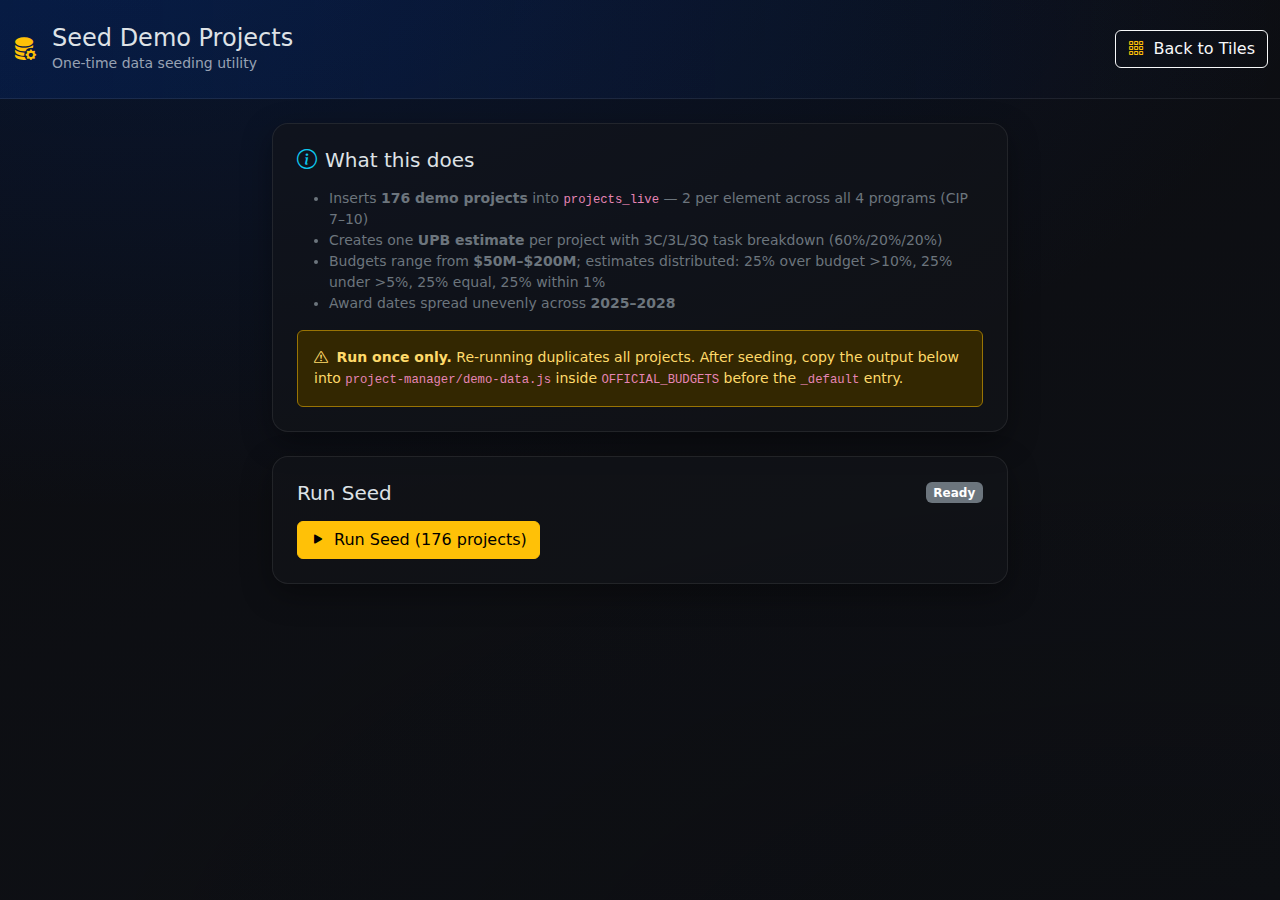
<file: seed-demo-projects.html>
<!doctype html>
<html lang="en" data-bs-theme="dark">
<head>
  <meta charset="utf-8" />
  <meta name="viewport" content="width=device-width,initial-scale=1" />
  <title>Nienna — Seed Demo Projects</title>
  <link href="https://cdn.jsdelivr.net/npm/bootstrap@5.3.3/dist/css/bootstrap.min.css" rel="stylesheet" crossorigin="anonymous" />
  <link href="https://cdn.jsdelivr.net/npm/bootstrap-icons@1.11.3/font/bootstrap-icons.css" rel="stylesheet" />
  <link href="./style.css" rel="stylesheet" />
</head>
<body>

  <div class="page-header">
    <div class="container py-4">
      <div class="d-flex justify-content-between align-items-center">
        <div class="d-flex align-items-center gap-3">
          <i class="bi bi-database-fill-gear fs-4 text-warning"></i>
          <div>
            <h1 class="h4 mb-0">Seed Demo Projects</h1>
            <div class="muted small">One-time data seeding utility</div>
          </div>
        </div>
        <div class="d-flex gap-2">
          <a class="btn btn-outline-light" href="landingpage.html">
            <i class="bi bi-grid-3x3-gap text-warning me-1"></i> Back to Tiles
          </a>
        </div>
      </div>
    </div>
  </div>

  <div class="container py-4">
    <div class="row justify-content-center">
      <div class="col-12 col-lg-8">

        <!-- Info card -->
        <div class="panel p-4 mb-4">
          <h5 class="mb-3"><i class="bi bi-info-circle me-2 text-info"></i>What this does</h5>
          <ul class="text-secondary small mb-3">
            <li>Inserts <strong>176 demo projects</strong> into <code>projects_live</code> — 2 per element across all 4 programs (CIP 7–10)</li>
            <li>Creates one <strong>UPB estimate</strong> per project with 3C/3L/3Q task breakdown (60%/20%/20%)</li>
            <li>Budgets range from <strong>$50M–$200M</strong>; estimates distributed: 25% over budget &gt;10%, 25% under &gt;5%, 25% equal, 25% within 1%</li>
            <li>Award dates spread unevenly across <strong>2025–2028</strong></li>
          </ul>
          <div class="alert alert-warning small mb-0">
            <i class="bi bi-exclamation-triangle me-1"></i>
            <strong>Run once only.</strong> Re-running duplicates all projects. After seeding, copy the output below into
            <code>project-manager/demo-data.js</code> inside <code>OFFICIAL_BUDGETS</code> before the <code>_default</code> entry.
          </div>
        </div>

        <!-- Control card -->
        <div class="panel p-4 mb-4">
          <div class="d-flex justify-content-between align-items-center mb-3">
            <h5 class="mb-0">Run Seed</h5>
            <span id="status-badge" class="badge bg-secondary">Ready</span>
          </div>
          <button id="run-btn" class="btn btn-warning">
            <i class="bi bi-play-fill me-2"></i>Run Seed (176 projects)
          </button>
        </div>

        <!-- Progress card -->
        <div id="progress-area" class="panel p-4 mb-4 d-none">
          <h5 class="mb-3">Progress</h5>

          <div class="mb-3">
            <div class="d-flex justify-content-between small mb-1">
              <span>Phase 1: Inserting projects</span>
              <span id="p1-count">0 / 176</span>
            </div>
            <div class="progress" style="height:8px">
              <div id="p1-bar" class="progress-bar" style="width:0%"></div>
            </div>
          </div>

          <div class="mb-3">
            <div class="d-flex justify-content-between small mb-1">
              <span>Phase 2: Inserting estimates</span>
              <span id="p2-count">0 / 176</span>
            </div>
            <div class="progress" style="height:8px">
              <div id="p2-bar" class="progress-bar bg-success" style="width:0%"></div>
            </div>
          </div>

          <div class="mb-3">
            <div class="d-flex justify-content-between small mb-1">
              <span>Phase 3: Inserting estimate tasks</span>
              <span id="p3-count">0 / 528</span>
            </div>
            <div class="progress" style="height:8px">
              <div id="p3-bar" class="progress-bar bg-info" style="width:0%"></div>
            </div>
          </div>

          <div id="phase-msg" class="small text-secondary mt-1"></div>
        </div>

        <!-- Output card -->
        <div id="output-area" class="panel p-4 mb-4 d-none">
          <h5 class="mb-2"><i class="bi bi-check-circle text-success me-2"></i>Seed complete!</h5>
          <p class="small text-secondary mb-3">
            Copy the block below and paste it into <code>project-manager/demo-data.js</code>
            inside <code>OFFICIAL_BUDGETS</code>, right before the <code>_default</code> entry.
          </p>
          <textarea id="output-text" class="form-control font-monospace small" rows="20" readonly
                    style="font-size:.72rem;resize:vertical"></textarea>
          <button class="btn btn-outline-light btn-sm mt-2" id="copy-btn">
            <i class="bi bi-clipboard me-1"></i>Copy to clipboard
          </button>
        </div>

        <!-- Error card -->
        <div id="error-area" class="d-none">
          <div class="alert alert-danger">
            <i class="bi bi-exclamation-triangle me-2"></i>
            <strong>Error:</strong> <span id="error-msg"></span>
          </div>
        </div>

      </div>
    </div>
  </div>

  <script src="https://cdn.jsdelivr.net/npm/bootstrap@5.3.3/dist/js/bootstrap.bundle.min.js" crossorigin="anonymous"></script>

  <script type="module">
    import { requireAuth }  from './auth-guard.js';
    import { db }           from './db/index.js';
    import { TAXONOMY }     from './healthofprogram/taxonomy.js';

    // -------------------------------------------------------
    // PRE-ASSIGNED DATA TABLES (44 slots = 22 elements × 2 projects)
    // Slot order follows TAXONOMY[8] iteration: agency → category → element → project
    // -------------------------------------------------------

    // Budget in dollars per slot. Two consecutive values per element.
    const SLOT_BUDGETS = [
       50_000_000,  62_000_000,   // Cat 01 El 01  Subway Cars
       75_000_000,  90_000_000,   // Cat 03 El 02  Bus Replacement
      110_000_000, 130_000_000,   // Cat 04 El 04  Fare Collection
      150_000_000, 165_000_000,   // Cat 04 El 07  Station Escalators/Elevators
      180_000_000, 200_000_000,   // Cat 04 El 12  Station Work
       85_000_000, 120_000_000,   // Cat 04 El 13  Accessibility
       55_000_000,  95_000_000,   // Cat 05 El 02  Mainline Track Rehabilitation
      140_000_000, 170_000_000,   // Cat 05 El 03  Mainline Switch Replacement
       75_000_000, 115_000_000,   // Cat 06 El 05  Line Equipment
      160_000_000, 190_000_000,   // Cat 07 El 03  Line Structure Rehabilitation
       65_000_000, 100_000_000,   // Cat 08 El 03  Signal Modernization
       80_000_000, 125_000_000,   // Cat 08 El 06  Communication Systems
      145_000_000, 175_000_000,   // Cat 09 El 02  Substations
       60_000_000,  88_000_000,   // Cat 09 El 04  Power Distribution
      130_000_000, 155_000_000,   // Cat 10 El 04  Shops & Yards
       70_000_000, 105_000_000,   // Cat 12 El 03  Depot Rehab & Reconstruction
      185_000_000, 200_000_000,   // Cat 13 El 03  Service Vehicles
       90_000_000, 135_000_000,   // Cat 16 El 02  Miscellaneous
      110_000_000, 160_000_000,   // Cat 16 El 04  Management Information Systems
       55_000_000,  80_000_000,   // Cat 16 El 05  Engineering Services
      120_000_000, 170_000_000,   // Cat 16 El 07  Employee Facilities
       95_000_000, 140_000_000,   // Cat S7 El 01  SIR: Miscellaneous
    ];

    // Award dates per slot — spread unevenly across 2025–2028.
    // 2025: slots 0–5  (~12 projects/program in 2025)
    // 2026: slots 6–27 (~44 projects/program in 2026)
    // 2027: slots 28–41 (~28 projects/program in 2027)
    // 2028: slots 42–43 (~4 projects/program in 2028)
    const SLOT_AWARD_DATES = [
      '2025-01-15', '2025-03-01',   // Cat 01 El 01
      '2025-05-15', '2025-07-01',   // Cat 03 El 02
      '2025-09-15', '2025-11-01',   // Cat 04 El 04
      '2025-12-15', '2026-01-01',   // Cat 04 El 07
      '2026-01-15', '2026-02-01',   // Cat 04 El 12
      '2026-02-15', '2026-03-01',   // Cat 04 El 13
      '2026-03-15', '2026-04-01',   // Cat 05 El 02
      '2026-04-15', '2026-05-01',   // Cat 05 El 03
      '2026-05-15', '2026-06-01',   // Cat 06 El 05
      '2026-06-15', '2026-07-01',   // Cat 07 El 03
      '2026-07-15', '2026-08-01',   // Cat 08 El 03
      '2026-08-15', '2026-09-01',   // Cat 08 El 06
      '2026-09-15', '2026-10-01',   // Cat 09 El 02
      '2026-11-15', '2026-12-01',   // Cat 09 El 04
      '2027-01-15', '2027-02-01',   // Cat 10 El 04
      '2027-03-15', '2027-04-01',   // Cat 12 El 03
      '2027-04-15', '2027-05-01',   // Cat 13 El 03
      '2027-05-15', '2027-06-01',   // Cat 16 El 02
      '2027-06-15', '2027-07-01',   // Cat 16 El 04
      '2027-07-15', '2027-08-01',   // Cat 16 El 05
      '2027-09-15', '2027-11-01',   // Cat 16 El 07
      '2028-02-15', '2028-05-01',   // Cat S7 El 01
    ];

    // Estimate-to-budget multipliers by bucket (globalProjectIndex % 4)
    const EST_MULTIPLIERS = [1.15, 0.93, 1.00, 1.008];
    // Bucket 0: >10% over   Bucket 1: >5% under   Bucket 2: equal   Bucket 3: within 1%

    // -------------------------------------------------------
    // HELPERS
    // -------------------------------------------------------

    function addMonths(dateStr, n) {
      const d = new Date(dateStr + 'T12:00:00Z');
      d.setUTCMonth(d.getUTCMonth() + n);
      return d.toISOString().slice(0, 10);
    }

    function milestoneDates(awardDate) {
      return {
        'Design Start':          addMonths(awardDate, -24),
        'Design Complete':       addMonths(awardDate, -6),
        'Award':                 awardDate,
        'Construction Start':    addMonths(awardDate, 3),
        'Construction Complete': addMonths(awardDate, 30),
      };
    }

    function chunkArray(arr, n) {
      const out = [];
      for (let i = 0; i < arr.length; i += n) out.push(arr.slice(i, i + n));
      return out;
    }

    // Inserts rows in parallel batches; returns all inserted rows in original order.
    async function batchInsert(table, specs, batchSize, onProgress) {
      const rows = [];
      for (const batch of chunkArray(specs, batchSize)) {
        const results = await Promise.all(batch.map(s => db.insert(table, s)));
        rows.push(...results);
        onProgress(rows.length, specs.length);
      }
      return rows;
    }

    // Builds the flat 44-slot array from TAXONOMY (program 8 as representative).
    function buildSlots() {
      const slots = [];
      for (const agency of TAXONOMY[8].agencies) {
        for (const cat of agency.categories) {
          for (const el of cat.elements) {
            for (let p = 0; p < 2; p++) {
              slots.push({
                agencyCode: agency.code,
                catNum:     cat.num,
                catLabel:   cat.label,
                elNum:      el.num,
                elLabel:    el.label,
                projNum:    p + 1,
              });
            }
          }
        }
      }
      return slots; // 44 items
    }

    // Generates the JS source for one OFFICIAL_BUDGETS entry.
    function demoEntrySource(projectId, budget, awardDate) {
      const c3  = Math.round(budget * 0.60);
      const c3l = Math.round(budget * 0.20);
      const c3q = budget - c3 - c3l; // absorb rounding remainder
      const ms  = milestoneDates(awardDate);
      const yr  = Number(awardDate.slice(0, 4));
      return (
        `  '${projectId}': {\n` +
        `    tasks: [\n` +
        `      { code: '3C', description: 'Construction', amount: ${c3},  award_year: ${yr} },\n` +
        `      { code: '3L', description: 'TA Labor',     amount: ${c3l}, award_year: ${yr} },\n` +
        `      { code: '3Q', description: 'EFA',           amount: ${c3q}, award_year: ${yr} },\n` +
        `    ],\n` +
        `    total: ${budget},\n` +
        `    milestone_dates: {\n` +
        `      'Design Start':          '${ms['Design Start']}',\n` +
        `      'Design Complete':       '${ms['Design Complete']}',\n` +
        `      'Award':                 '${ms['Award']}',\n` +
        `      'Construction Start':    '${ms['Construction Start']}',\n` +
        `      'Construction Complete': '${ms['Construction Complete']}',\n` +
        `    },\n` +
        `  }`
      );
    }

    // -------------------------------------------------------
    // UI HELPERS
    // -------------------------------------------------------

    function setProgress(barId, countId, current, total) {
      document.getElementById(barId).style.width  = `${(current / total * 100).toFixed(1)}%`;
      document.getElementById(countId).textContent = `${current} / ${total}`;
    }

    function showError(msg) {
      document.getElementById('error-msg').textContent  = msg;
      document.getElementById('error-area').classList.remove('d-none');
      document.getElementById('status-badge').textContent = 'Error';
      document.getElementById('status-badge').className   = 'badge bg-danger';
    }

    // -------------------------------------------------------
    // EVENT WIRING
    // -------------------------------------------------------

    document.getElementById('copy-btn').addEventListener('click', () => {
      const ta = document.getElementById('output-text');
      ta.select();
      navigator.clipboard.writeText(ta.value).catch(() => {});
    });

    document.getElementById('run-btn').addEventListener('click', async () => {
      const runBtn = document.getElementById('run-btn');
      runBtn.disabled = true;
      document.getElementById('status-badge').textContent = 'Running…';
      document.getElementById('status-badge').className   = 'badge bg-warning text-dark';
      document.getElementById('progress-area').classList.remove('d-none');
      document.getElementById('error-area').classList.add('d-none');

      const phaseMsg = document.getElementById('phase-msg');

      try {
        const userId = await db.getUserId();
        if (!userId) throw new Error('Not authenticated — please log in first.');

        const SLOTS   = buildSlots();        // 44 element-project slots
        const CIPS    = [7, 8, 9, 10];
        const TOTAL   = SLOTS.length * CIPS.length; // 176
        const TASKS_N = TOTAL * 3;                   // 528

        // ---- Build all project specs + metadata (176 items) ----
        const projectSpecs = [];
        const meta         = []; // parallel: { budget, awardDate, estimateMultiplier }
        let globalIdx = 0;

        for (const cip of CIPS) {
          for (let s = 0; s < SLOTS.length; s++, globalIdx++) {
            const slot   = SLOTS[s];
            const budget = SLOT_BUDGETS[s];
            const award  = SLOT_AWARD_DATES[s];
            const mult   = EST_MULTIPLIERS[globalIdx % 4];

            projectSpecs.push({
              project_title: `CIP ${cip} ${slot.agencyCode} ${slot.catLabel} - ${slot.elLabel} Proj ${slot.projNum}`,
              cip,
              agency:   slot.agencyCode,
              category: slot.catNum,
              element:  slot.elNum,
            });

            meta.push({ budget, award, mult });
          }
        }

        // ---- Phase 1: Insert projects ----
        phaseMsg.textContent = 'Inserting projects…';
        const projectRows = await batchInsert(
          'projects_live', projectSpecs, 10,
          (n) => setProgress('p1-bar', 'p1-count', n, TOTAL),
        );

        // ---- Build estimate specs ----
        const estimateSpecs = projectRows.map((proj, i) => {
          const { award } = meta[i];
          return {
            project_id:          proj.id,
            author_id:           userId,
            status:              'active',
            estimate_type:       'upb',
            estimate_date:       addMonths(award, -12),
            estimate_award_year: Number(award.slice(0, 4)),
          };
        });

        // ---- Phase 2: Insert estimates ----
        phaseMsg.textContent = 'Inserting estimates…';
        const estimateRows = await batchInsert(
          'estimates', estimateSpecs, 10,
          (n) => setProgress('p2-bar', 'p2-count', n, TOTAL),
        );

        // ---- Build task specs (3 per estimate = 528 total) ----
        const taskSpecs = estimateRows.flatMap((est, i) => {
          const { budget, mult } = meta[i];
          const total = Math.round(budget * mult);
          const c3    = Math.round(total * 0.60);
          const c3l   = Math.round(total * 0.20);
          const c3q   = total - c3 - c3l;
          return [
            { estimate_id: est.id, sort_order: 1, code: '3C', description: 'Construction', amount: c3,  created_by: userId },
            { estimate_id: est.id, sort_order: 2, code: '3L', description: 'TA Labor',     amount: c3l, created_by: userId },
            { estimate_id: est.id, sort_order: 3, code: '3Q', description: 'EFA',           amount: c3q, created_by: userId },
          ];
        });

        // ---- Phase 3: Insert tasks ----
        phaseMsg.textContent = 'Inserting estimate tasks…';
        await batchInsert(
          'estimate_tasks', taskSpecs, 15,
          (n) => setProgress('p3-bar', 'p3-count', n, TASKS_N),
        );

        // ---- Generate demo-data.js output ----
        const entries = projectRows.map((proj, i) => {
          const { budget, award } = meta[i];
          return demoEntrySource(proj.id, budget, award);
        });

        phaseMsg.textContent = `✓ All ${TOTAL} projects seeded successfully.`;
        document.getElementById('status-badge').textContent = 'Done';
        document.getElementById('status-badge').className   = 'badge bg-success';

        document.getElementById('output-text').value = entries.join(',\n\n');
        document.getElementById('output-area').classList.remove('d-none');

      } catch (err) {
        console.error('Seed error:', err);
        showError(err.message || String(err));
        runBtn.disabled = false;
      }
    });

    // ---- Boot: require auth ----
    try {
      await requireAuth();
    } catch {
      showError('Authentication required. Please log in first.');
    }
  </script>
</body>
</html>
</file>
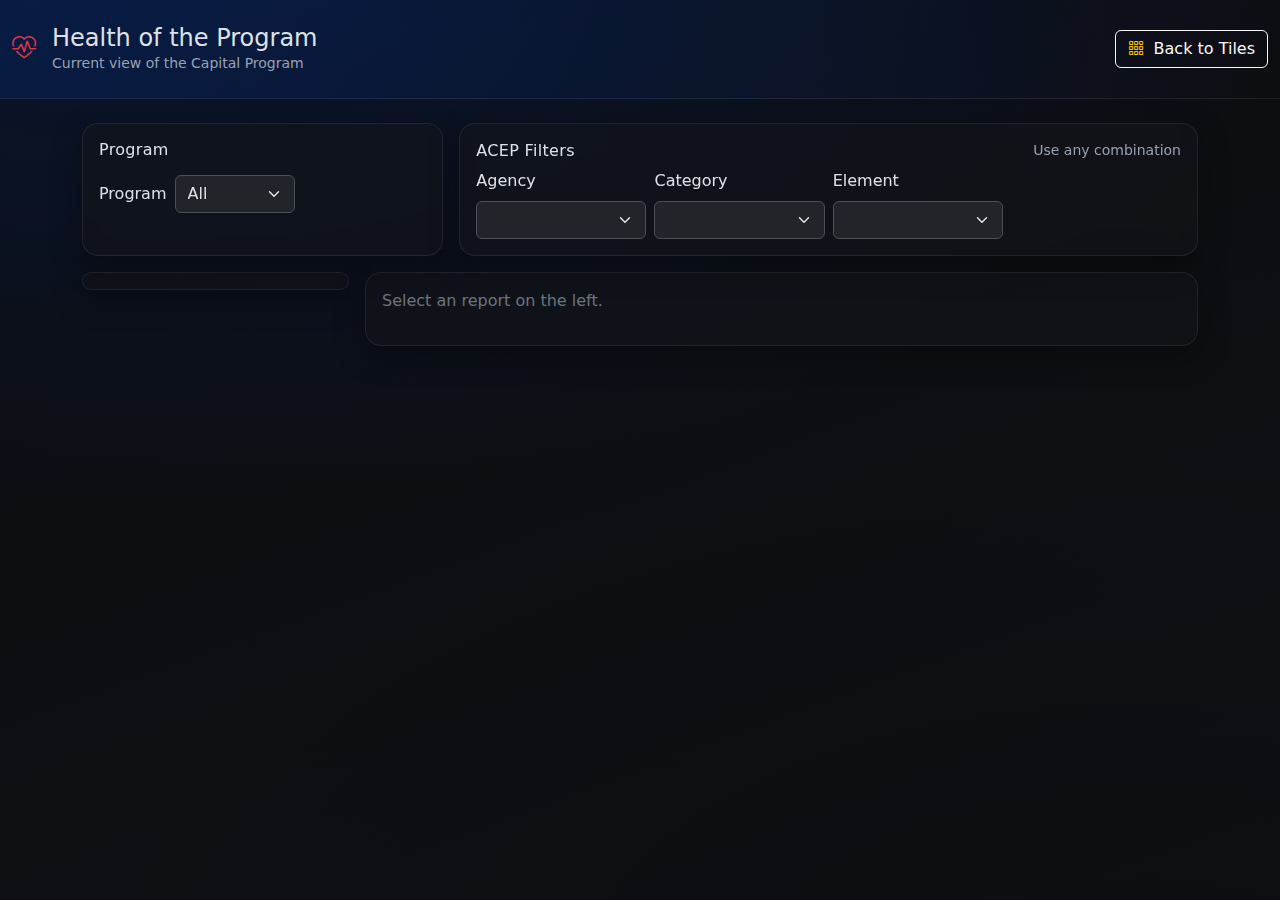
<file: healthofprogram/healthdash.html>
<!doctype html>
<html lang="en" data-bs-theme="dark">
<head>
  <meta charset="utf-8" />
  <meta name="viewport" content="width=device-width,initial-scale=1" />
  <title>Nienna — Health</title>
  <link href="https://cdn.jsdelivr.net/npm/bootstrap@5.3.3/dist/css/bootstrap.min.css" rel="stylesheet" crossorigin="anonymous" />
  <link href="https://cdn.jsdelivr.net/npm/bootstrap-icons@1.11.3/font/bootstrap-icons.css" rel="stylesheet" />
  <link href="../style.css" rel="stylesheet" />
</head>
<body>

  <div class="page-header">
    <div class="container py-4">
      <div class="d-flex justify-content-between align-items-center">
        <div class="d-flex align-items-center gap-3">
          <i class="bi bi-heart-pulse fs-4 text-danger"></i>
          <div>
            <h1 class="h4 mb-0">Health of the Program</h1>
            <div class="muted small">Current view of the Capital Program</div>
          </div>
        </div>
        <div class="d-flex gap-2">
          <a class="btn btn-outline-light" href="../landingpage.html"><i class="bi bi-grid-3x3-gap text-warning me-1"></i> Back to Tiles</a>
        </div>
      </div>
    </div>
  </div>

  <div class="container py-4">
    <!-- Controls Row -->
    <div class="row g-3 align-items-stretch mb-3">
      <!-- Program card -->
      <div class="col-12 col-lg-4">
        <div class="toolbar-card h-100 p-3">
          <h2 class="h6 mb-3 section-title">Program</h2>
          <form class="row g-2 align-items-center">
            <div class="col-auto"><label for="tier-select" class="col-form-label">Program</label></div>
            <div class="col-auto">
              <select id="tier-select" name="selected-tier" class="form-select select-inline">
                <option value="">All</option>
                <option value="7">7</option>
                <option value="8">8</option>
                <option value="9">9</option>
                <option value="10">10</option>
              </select>
            </div>
          </form>
        </div>
      </div>

      <!-- Filters card -->
      <div class="col-12 col-lg-8">
        <div class="filters-card h-100 p-3">
          <div class="d-flex justify-content-between align-items-center mb-2">
            <h2 class="h6 mb-0 section-title">ACEP Filters</h2>
            <div class="muted small">Use any combination</div>
          </div>
          <form class="row g-2">
            <div class="col-12 col-sm-3">
              <label for="agency-select" class="form-label">Agency</label>
              <select id="agency-select" name="selected-agency" class="form-select">
              </select>
            </div>
            <div class="col-12 col-sm-3">
              <label for="category-select" class="form-label">Category</label>
              <select id="category-select" name="selected-category" class="form-select">
              </select>
            </div>
            <div class="col-12 col-sm-3">
              <label for="element-select" class="form-label">Element</label>
              <select id="element-select" name="selected-element" class="form-select">
              </select>
            </div>
          </form>
        </div>
      </div>
    </div>

    <!-- Report area -->
    <div class="row g-3">
      <div class="col-12 col-lg-3">
        <div class="panel p-2 nav-rail">
          <div class="list-group" id="report-types-list" role="tablist"></div>
        </div>
      </div>
      <div class="col-12 col-lg-9">
        <div class="panel p-3">
          <div id="content-wrap">
            <div class="text-secondary">Select an report on the left.</div>
          </div>
          <p class="text-secondary small mt-2" id="page-msg"></p>
        </div>
      </div>
    </div>
  </div>

    <p class="text-secondary small mt-2" id="app-msg"></p>
  </div>


  <!-- Bootstrap JS bundle (for Modal) -->
  <script src="https://cdn.jsdelivr.net/npm/bootstrap@5.3.3/dist/js/bootstrap.bundle.min.js" crossorigin="anonymous"></script>

  <script type="module">
    import { requireAuth }                    from "../auth-guard.js";
    import { buildReportsNav, refreshActiveReport } from './health-reports.js';
    import { TAXONOMY }                       from './taxonomy.js';

    const tierSelect     = document.getElementById('tier-select');
    const categorySelect = document.getElementById('category-select');
    const elementSelect  = document.getElementById('element-select');
    const agencySelect   = document.getElementById('agency-select');
    const appMsg         = document.getElementById('app-msg');

    function populateAgencySelect(cip) {
      agencySelect.innerHTML   = '<option value="">All agencies</option>';
      categorySelect.innerHTML = '<option value="">All categories</option>';
      elementSelect.innerHTML  = '<option value="">All elements</option>';

      const program = TAXONOMY[Number(cip)];
      if (!program) return;

      for (const ag of program.agencies) {
        const opt = document.createElement('option');
        opt.value       = ag.code;
        opt.textContent = `${ag.code}: ${ag.label}`;
        agencySelect.appendChild(opt);
      }
    }

    function populateCategorySelect(cip, agencyCode) {
      categorySelect.innerHTML = '<option value="">All categories</option>';
      elementSelect.innerHTML  = '<option value="">All elements</option>';

      const program = TAXONOMY[Number(cip)];
      if (!program) return;

      const agency = agencyCode
        ? program.agencies.find(a => a.code === agencyCode)
        : null;

      // If an agency is selected show only its categories; otherwise show all
      const categories = agency
        ? agency.categories
        : program.agencies.flatMap(a => a.categories);

      for (const cat of categories) {
        const opt = document.createElement('option');
        opt.value       = cat.num;
        opt.textContent = `${String(cat.num).padStart(2, '0')}: ${cat.label}`;
        categorySelect.appendChild(opt);
      }
    }

    function populateElementSelect(cip, agencyCode, categoryNum) {
      elementSelect.innerHTML = '<option value="">All elements</option>';
      if (!categoryNum) return;

      const program = TAXONOMY[Number(cip)];
      const agencies = agencyCode
        ? program?.agencies.filter(a => a.code === agencyCode)
        : program?.agencies ?? [];

      const cat = agencies.flatMap(a => a.categories).find(c => String(c.num) === String(categoryNum));
      if (!cat) return;

      for (const el of cat.elements) {
        const opt = document.createElement('option');
        opt.value       = el.num;
        opt.textContent = `${String(el.num).padStart(2, '0')}: ${el.label}`;
        elementSelect.appendChild(opt);
      }
    }

    tierSelect.addEventListener('change', () => {
      populateAgencySelect(tierSelect.value);
      refreshActiveReport();
    });

    agencySelect.addEventListener('change', () => {
      populateCategorySelect(tierSelect.value, agencySelect.value);
      refreshActiveReport();
    });

    categorySelect.addEventListener('change', () => {
      populateElementSelect(tierSelect.value, agencySelect.value, categorySelect.value);
      refreshActiveReport();
    });

    elementSelect.addEventListener('change', refreshActiveReport);

    // ---- Boot ----
    try {
      await requireAuth();
      populateAgencySelect(tierSelect.value);
      buildReportsNav();
    } catch (err) {
      console.error('Initialization error:', err);
      if (appMsg) appMsg.textContent = 'Error during initialization. See console.';
    }
  </script>
</body>
</html>
</file>
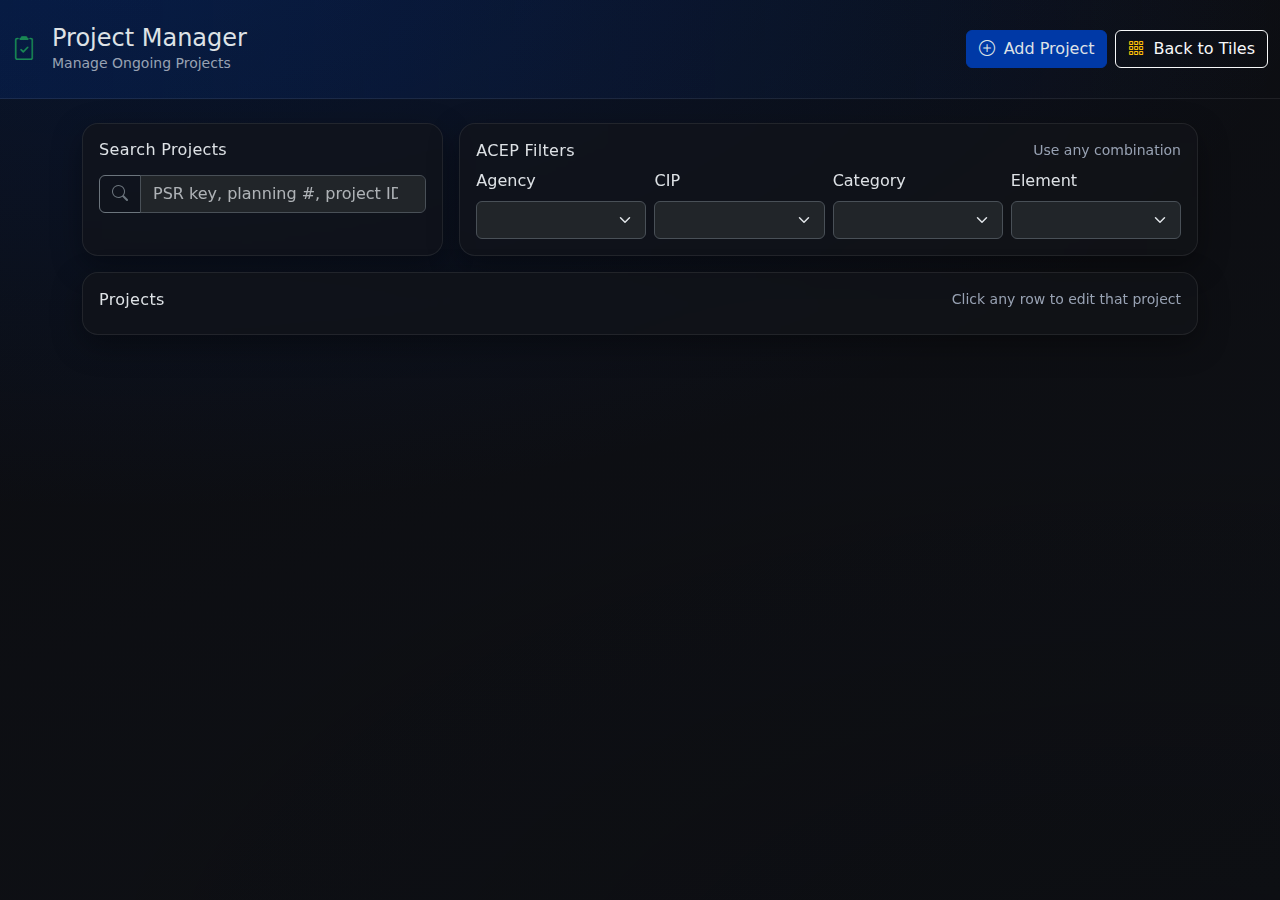
<file: project-manager/managerDash.html>
<!doctype html>
<html lang="en" data-bs-theme="dark">
<head>
  <meta charset="utf-8" />
  <meta name="viewport" content="width=device-width,initial-scale=1" />
  <title>Nienna — Programming</title>
  <link href="https://cdn.jsdelivr.net/npm/bootstrap@5.3.3/dist/css/bootstrap.min.css" rel="stylesheet" crossorigin="anonymous" />
  <link href="https://cdn.jsdelivr.net/npm/bootstrap-icons@1.11.3/font/bootstrap-icons.css" rel="stylesheet" />
  <link href="../style.css" rel="stylesheet" />
</head>
<body>

  <div class="page-header">
    <div class="container py-4">
      <div class="d-flex justify-content-between align-items-center">
        <div class="d-flex align-items-center gap-3">
          <i class="bi bi-clipboard2-check fs-4 text-success"></i>
          <div>
            <h1 class="h4 mb-0">Project Manager</h1>
            <div class="muted small">Manage Ongoing Projects</div>
          </div>
        </div>
        <div class="d-flex gap-2">
          <button id="add-btn" class="btn btn-brand"><i class="bi bi-plus-circle me-1"></i> Add Project</button>
          <a class="btn btn-outline-light" href="../landingpage.html"><i class="bi bi-grid-3x3-gap text-warning me-1"></i> Back to Tiles</a>
        </div>
      </div>
    </div>
  </div>

  <div class="container py-4">
    <!-- Controls Row -->
    <div class="row g-3 align-items-stretch mb-3">
      <!-- Search card -->
      <div class="col-12 col-lg-4">
        <div class="toolbar-card h-100 p-3">
          <h2 class="h6 mb-3 section-title">Search Projects</h2>
          <div class="input-group">
            <span class="input-group-text bg-transparent border-secondary"><i class="bi bi-search text-secondary"></i></span>
            <input id="project-search" type="search" class="form-control" placeholder="PSR key, planning #, project ID, or title…" autocomplete="off" />
          </div>
        </div>
      </div>

      <!-- Filters card -->
      <div class="col-12 col-lg-8">
        <div class="filters-card h-100 p-3">
          <div class="d-flex justify-content-between align-items-center mb-2">
            <h2 class="h6 mb-0 section-title">ACEP Filters</h2>
            <div class="muted small">Use any combination</div>
          </div>
          <form class="row g-2">
            <div class="col-12 col-sm-3">
              <label for="agency-select" class="form-label">Agency</label>
              <select id="agency-select" name="selected-agency" class="form-select">
              </select>
            </div>
            <div class="col-12 col-sm-3">
              <label for="cip-select" class="form-label">CIP</label>
              <select id="cip-select" name="selected-cip" class="form-select">
              </select>
            </div>
            <div class="col-12 col-sm-3">
              <label for="category-select" class="form-label">Category</label>
              <select id="category-select" name="selected-category" class="form-select">
              </select>
            </div>
            <div class="col-12 col-sm-3">
              <label for="element-select" class="form-label">Element</label>
              <select id="element-select" name="selected-element" class="form-select">
              </select>
            </div>
          </form>
        </div>
      </div>
    </div>

    <!-- Table area -->
    <div class="table-wrap-card h-100 p-3">
      <div class="d-flex justify-content-between align-items-center mb-2">
        <h2 class="h6 mb-0 section-title">Projects</h2>
        <div class="muted small">Click any row to edit that project</div>
      </div>
      <div id="table-wrap" class="table-responsive"></div>
    </div>

    <p class="text-secondary small mt-2" id="app-msg"></p>
  </div>

  <!-- Add/Edit Project Modal (IDs preserved) -->
  <div class="modal fade" id="projectModal" tabindex="-1" aria-hidden="true">
    <div class="modal-dialog modal-lg modal-dialog-centered">
      <div class="modal-content bg-dark text-light">
        <div class="modal-header">
          <h5 class="modal-title" id="projectModalTitle">Add Project</h5>
          <button type="button" class="btn-close btn-close-white" data-bs-dismiss="modal" aria-label="Close"></button>
        </div>
        <form id="projectForm">
          <div class="modal-body">
            <input type="hidden" id="proj-id" />
            <div class="row g-3">
              <div class="col-12">
                <label class="form-label" for="proj-title">Project Title</label>
                <input id="proj-title" class="form-control" placeholder="e.g., Fiber Optic Cable" required />
              </div>
            </div>
          
            <div class="row g-3 mt-0">
              <div class="col-6 col-md-3">
                <label class="form-label" for="proj-psr">PSR Key</label>
                <input id="proj-psr" class="form-control" placeholder="" />
              </div>
              <div class="col-6 col-md-3">
                <label class="form-label" for="proj-plan-prefix">Planning # Prefix</label>
                <input id="proj-plan-prefix" class="form-control" placeholder="XXXX" />
              </div>
              <div class="col-6 col-md-3">
                <label class="form-label" for="proj-plan-suffix">Planning # Suffix</label>
                <input id="proj-plan-suffix" class="form-control" placeholder="XXXXX" />
              </div>
              <div class="col-6 col-md-3">
                <label class="form-label" for="proj-projectid">Project ID</label>
                <input id="proj-projectid" class="form-control" placeholder="" />
              </div>
            </div>
          
            <div class="row g-3 mt-0">
              <div class="col-6 col-md-3">
                <label class="form-label" for="proj-pse">PSE Number</label>
                <input id="proj-pse" class="form-control" placeholder="" />
              </div>
              <div class="col-6 col-md-3">
                <label class="form-label" for="proj-agency">Agency</label>
                <input id="proj-agency" class="form-control" placeholder="e.g., T" />
              </div>
              <div class="col-6 col-md-3">
                <label class="form-label" for="proj-cip">CIP</label>
                <input id="proj-cip" type="number" step="1" class="form-control" placeholder="e.g., 9" />
              </div>
              <div class="col-6 col-md-3">
                <label class="form-label" for="proj-category">Category</label>
                <input id="proj-category" type="number" step="1" class="form-control" placeholder="e.g., 8" />
              </div>
            </div>
          
            <div class="row g-3 mt-0">
              <div class="col-6 col-md-3">
                <label class="form-label" for="proj-element">Element</label>
                <input id="proj-element" class="form-control" placeholder="e.g., 1" />
              </div>
              <div class="col-6 col-md-9">
                <label class="form-label" for="proj-acep">Project ACEP</label>
                <input id="proj-acep" class="form-control" placeholder="e.g., 17" />
              </div>
            </div>
          </div>

          <div class="modal-footer">
            <button id="delete-btn" type="button" class="btn btn-outline-danger me-auto d-none"><i class="bi bi-trash"></i> Delete</button>
            <button type="button" class="btn btn-secondary" data-bs-dismiss="modal">Cancel</button>
            <button id="save-btn" type="submit" class="btn btn-brand"><i class="bi bi-save2 me-1"></i> Save</button>
          </div>
        </form>
      </div>
    </div>
  </div>


  <!-- Bootstrap JS bundle (for Modal) -->
  <script src="https://cdn.jsdelivr.net/npm/bootstrap@5.3.3/dist/js/bootstrap.bundle.min.js" crossorigin="anonymous"></script>

  <script type="module">
    import { requireAuth } from "../auth-guard.js";
    import { db } from "../db/index.js";
    

    const wrap   = document.getElementById('table-wrap');
    const appMsg = document.getElementById('app-msg');
    const addBtn = document.getElementById('add-btn');

    const modalEl = document.getElementById('projectModal');
    const modal   = new bootstrap.Modal(modalEl);
    const form    = document.getElementById('projectForm');

    const idInput   = document.getElementById('proj-id');
    const titleEl   = document.getElementById('proj-title');
    const agencyEl  = document.getElementById('proj-agency');
    const catEl     = document.getElementById('proj-category');
    const elemEl    = document.getElementById('proj-element');
    const cipEl     = document.getElementById('proj-cip');

    const psrEl       = document.getElementById('proj-psr');
    const planPreEl   = document.getElementById('proj-plan-prefix');
    const planSufEl   = document.getElementById('proj-plan-suffix');
    const projectIdEl = document.getElementById('proj-projectid');
    const pseEl       = document.getElementById('proj-pse');
    const acepEl      = document.getElementById('proj-acep');



    const deleteBtn = document.getElementById('delete-btn');
    const modalTitle= document.getElementById('projectModalTitle');

    let currentRows = [];
    let currentEnvelope = null;

    function getFilters() {
      const filters = {};
      const agency = agencySelect?.value;
      const cat = categorySelect?.value;
      const elem = elementSelect?.value;
      const cip = cipSelect?.value;
      if (cat) filters.category = cat;
      if (elem) filters.element = elem;
      if (cip) filters.cip = cip;
      if (agency) filters.agency = agency;
      return filters;
    };



    // Coerce to Number safely; return null if not a finite number
    const asNum = (v) => {
      const n = Number(v);
      return Number.isFinite(n) ? n : null;
    };



    async function loadProjects() {
      appMsg.textContent = 'Loading…';
      const filters = getFilters();


      const filterArr = [];
      if (filters.agency)   filterArr.push({ key: 'agency',   op: 'eq', value: filters.agency });
      if (filters.category) filterArr.push({ key: 'category', op: 'eq', value: Number(filters.category) });
      if (filters.cip)      filterArr.push({ key: 'cip',      op: 'eq', value: Number(filters.cip) });
      if (filters.element)  filterArr.push({ key: 'element',  op: 'eq', value: filters.element });

      try {
        const { rows } = await db.query('projects_live', {
          select: 'id, project_title, psr_key, planning_number_prefix, planning_number_suffix, project_id, pse_number, agency, cip, category, element, project_acep',
          filters: filterArr,
          order: { col: 'id', dir: 'asc' },
          pageSize: null,
        });
        currentRows = rows;
        searchInput.value = '';
        appMsg.textContent = `Loaded ${currentRows.length} row(s)`;
        renderTable(currentRows);
      } catch (err) {
        appMsg.textContent = err.message;
      }
    }

    const searchInput = document.getElementById('project-search');
    const agencySelect = document.getElementById('agency-select');
    const categorySelect = document.getElementById('category-select');
    const elementSelect = document.getElementById('element-select');
    const cipSelect = document.getElementById('cip-select');

    agencySelect.addEventListener('change', async () => {
      await loadProjects();
    });
    categorySelect.addEventListener('change', async () => {
      await loadProjects();
    });
    elementSelect.addEventListener('change', async () => {
      await loadProjects();
    });
    cipSelect.addEventListener('change', async () => {
      await loadProjects();
    });

    searchInput.addEventListener('input', () => {
      const q = searchInput.value.trim().toLowerCase();
      if (!q) {
        renderTable(currentRows);
        return;
      }
      const filtered = currentRows.filter(r => {
        const planNum = [(r.planning_number_prefix ?? ''), (r.planning_number_suffix ?? '')].filter(Boolean).join('-');
        return [
          r.psr_key,
          r.project_id,
          r.project_title,
          planNum,
          r.planning_number_prefix,
          r.planning_number_suffix,
        ].some(v => v != null && String(v).toLowerCase().includes(q));
      });
      renderTable(filtered);
    });

    // Render table
    function fmtAcep(r) {
      const base = [
        r.agency   != null ? String(r.agency)                          : null,
        r.cip      != null ? String(r.cip)                             : null,
        r.category != null ? String(r.category).padStart(2, '0')       : null,
        r.element  != null ? String(r.element).padStart(2, '0')        : null,
      ].filter(Boolean).join('');
      return base && r.project_acep ? `${base}/${r.project_acep}`
           : base || r.project_acep || '—';
    }

    const COLS = [
      { label: 'ID',              value: r => r.id ?? '—' },
      { label: 'Project Title',   value: r => r.project_title ?? '—' },
      { label: 'PSR Key',         value: r => r.psr_key || '—' },
      { label: 'Planning Number', value: r => {
          const pre = r.planning_number_prefix;
          const suf = r.planning_number_suffix;
          if (!pre && !suf) return '—';
          return suf ? `${pre}-${suf}` : String(pre);
        }
      },
      { label: 'Project ID',      value: r => r.project_id || '—' },
      { label: 'PSE Number',      value: r => r.pse_number || '—' },
      { label: 'ACEP',            value: r => fmtAcep(r) },
    ];

    function renderTable(rows) {
      const wrapEl = wrap;
      wrapEl.innerHTML = '';
      if (!rows.length) {
        wrapEl.innerHTML = '<div class="text-secondary">No rows.</div>';
        return;
      }

      const table = document.createElement('table');
      table.className = 'table table-sm table-striped table-hover align-middle';

      const thead = document.createElement('thead');
      const trh = document.createElement('tr');
      COLS.forEach(col => {
        const th = document.createElement('th');
        th.textContent = col.label;
        trh.appendChild(th);
      });
      thead.appendChild(trh);
      table.appendChild(thead);

      const tbody = document.createElement('tbody');

      rows.forEach(r => {
        const tr = document.createElement('tr');
        tr.dataset.id = r.id;

        COLS.forEach(col => {
          const td = document.createElement('td');
          td.textContent = col.value(r);
          tr.appendChild(td);
        });

        tbody.appendChild(tr);
      });

      table.appendChild(tbody);

      // After you append <tbody> to the table in renderTable(rows)...
      tbody.onclick = (e) => {
        const tr = e.target.closest('tr');
        if (!tr) return;
        const id = Number(tr.dataset.id);
        if (!Number.isFinite(id)) return;
        // navigate to detail page
        window.location.href = `./project.html?project_id=${encodeURIComponent(id)}`;
      };

      // Optional: make rows keyboard-accessible and look clickable
      [...tbody.querySelectorAll('tr')].forEach(tr => {
        tr.tabIndex = 0;
        tr.style.cursor = 'pointer';
        tr.setAttribute('role', 'button');
        tr.addEventListener('keydown', (e) => {
          if (e.key === 'Enter' || e.key === ' ') {
            e.preventDefault();
            const id = Number(tr.dataset.id);
            if (Number.isFinite(id)) {
              window.location.href = `./project.html?project_id=${encodeURIComponent(id)}`;
            }
          }
        });
      });

      wrapEl.appendChild(table);

      // --- Comparison panel (below the table) ---
const panel = document.createElement('div');
panel.className = 'budget-panel mt-3 p-3 rounded-3';

wrapEl.appendChild(panel);

      // Event delegation: click any row to edit (passes RAW row)
    //   tbody.onclick = (e) => {
    //     const tr = e.target.closest('tr');
    //     if (!tr) return;
    //     const id = Number(tr.dataset.id);
    //     const row = currentRows.find(x => x.id === id);
    //     if (row) openEditModal(row);
    //   };
     }

    // Open modal for adding new
    addBtn.onclick = () => {
      clearForm();
      // seed from filters
      agencyEl.value = agencySelect.value || '';
      document.getElementById('proj-cip').value = cipSelect.value || '';
      document.getElementById('proj-category').value = categorySelect.value || '';
      elemEl.value = elementSelect.value || '';
      modalTitle.textContent = 'Add Project';
      deleteBtn.classList.add('d-none');
      modal.show();
    };

    function clearForm() {
      idInput.value = '';
      titleEl.value = '';
      agencyEl.value = '';
      catEl.value   = '';
      elemEl.value  = '';
      cipEl.value   = '';

    }

    function openAddModal() {
      clearForm();
      modalTitle.textContent = 'Add Project';
      deleteBtn.classList.add('d-none');
      modal.show();
    }

    function strOrNull(v) {
      const s = (v ?? '').toString().trim();
      return s === '' ? null : s;
    }

    form.onsubmit = async (e) => {
      e.preventDefault();
    
      const payload = {
        project_title:           strOrNull(titleEl.value),
        psr_key:                 strOrNull(psrEl.value),
        planning_number_prefix:  strOrNull(planPreEl.value),
        planning_number_suffix:  strOrNull(planSufEl.value),
        project_id:              strOrNull(projectIdEl.value),
        pse_number:              strOrNull(pseEl.value),
        agency:                  strOrNull(agencyEl.value),
        cip:                     valOrNull(cipEl.value),
        category:                valOrNull(catEl.value),
        element:                 strOrNull(elemEl.value),
        project_acep:            strOrNull(acepEl.value),
      };
    
      if (!payload.project_title) {
        titleEl.focus();
        return;
      }
    
      const id = idInput.value ? Number(idInput.value) : null;

      try {
        if (id) {
          await db.update('projects_live', 'id', id, payload);
        } else {
          await db.insert('projects_live', payload);
        }
      } catch (err) {
        appMsg.textContent = err.message;
        return;
      }

      modal.hide();
      await loadProjects();
    };

    deleteBtn.onclick = async () => {
      const id = idInput.value ? Number(idInput.value) : null;
      if (!id) return;
      if (!confirm('Delete this project?')) return;

      try {
        await db.delete('projects_live', 'id', id);
      } catch (err) {
        appMsg.textContent = err.message;
        return;
      }

      modal.hide();
      await loadProjects();
    };

    function valOrNull(v) {
      if (v === '' || v === null || v === undefined) return null;
      const n = Number(v);
      return Number.isNaN(n) ? null : n;
    }

    // --- Distinct helper & filter builder (ACEPs) ---

    async function getDistinct(table, column) {
      const { rows } = await db.query(table, {
        select: column,
        filters: [{ op: 'notNull', key: column }],
        order: { col: column, dir: 'asc' },
        pageSize: null,
      });
      return [...new Set((rows || []).map(r => r[column]).filter(v => v != null))];
    }
    
    function fillSelect(selectEl, values, { display = v => String(v), value = v => String(v) } = {}) {
        selectEl.innerHTML = '<option value="">All</option>';
        const uniq = [...new Set(values)];
        for (const v of uniq) {
        const opt = document.createElement('option');
        opt.value = value(v);
        opt.textContent = display(v);
        selectEl.appendChild(opt);
        }
    }
    async function buildFiltersFromACEPs() {
        appMsg.textContent = 'Loading filters…';
    
        const [agencies, cips, cats, elems] = await Promise.all([
        getDistinct('aceps', 'agency'),
        getDistinct('aceps', 'cip'),
        getDistinct('aceps', 'category'),
        getDistinct('aceps', 'element')
        ]);
      
        fillSelect(agencySelect, agencies, {
          value: v => String(v),
          display: v => String(v)
        });

        fillSelect(cipSelect, cips, {
        value: v => String(v),
        display: v => String(v)
        });
    
        fillSelect(categorySelect, cats, {
        value: v => String(v),
        display: v => String(v)
        });
    
        fillSelect(elementSelect, elems, {
        value: v => String(v),
        display: v => String(v).padStart(2,'0')
        });
    
        appMsg.textContent = ''; 
    }

    // ---- Boot ----
    try {
      await requireAuth();
      await buildFiltersFromACEPs();
      await loadProjects();
    } catch (err) {
      console.error('Initialization error:', err);
      if (appMsg) appMsg.textContent = 'Error during initialization. See console.';
    }
  </script>
</body>
</html>
</file>
<file: style.css>
:root {
  --brand: #0039A6;
  --glass-bg: rgba(18, 20, 25, 0.6);
  --glass-border: rgba(255, 255, 255, 0.08);
}

body {
  min-height: 100vh;
  background: radial-gradient(1200px 600px at 10% -10%, rgba(0, 57, 166, .22), transparent),
              radial-gradient(1200px 600px at 90% 110%, rgba(0, 0, 0, .18), transparent),
              linear-gradient(160deg, #0b0c10 0%, #0f1116 100%);
}

/* App pages should not be globally centered */
body.app {
  display: block;
  place-items: normal;
  padding: 0;
  min-height: 100vh;
}

/* ---- Page header ---- */
.page-header {
  background: linear-gradient(90deg, rgba(0, 57, 166, .2), rgba(233, 87, 77, 0));
  border-bottom: 1px solid rgba(255,255,255,.08);
}

/* Ensure the header truly spans full width */
.page-header .container,
.page-header .container-fluid {
  max-width: 100% !important;
}

/* ---- Glass cards ---- */
.glass-card {
  background: var(--glass-bg);
  border: 1px solid var(--glass-border);
  backdrop-filter: blur(8px);
  -webkit-backdrop-filter: blur(8px);
  border-radius: 1rem;
  box-shadow: 0 10px 30px rgba(0,0,0,.35);
  transition: transform .15s ease, box-shadow .15s ease, border-color .15s ease;
  height: 100%;
}
.glass-card:hover {
  transform: translateY(-2px);
  box-shadow: 0 16px 36px rgba(0,0,0,.45);
  border-color: rgba(255,255,255,.18);
  text-decoration: none;
}

.toolbar-card, .filters-card, .table-wrap-card {
  background: var(--glass-bg);
  border: 1px solid var(--glass-border);
  backdrop-filter: blur(8px);
  -webkit-backdrop-filter: blur(8px);
  border-radius: 1rem;
  box-shadow: 0 10px 30px rgba(0,0,0,.35);
}

.panel {
  background: var(--glass-bg);
  border: 1px solid var(--glass-border);
  border-radius: 1rem;
  box-shadow: 0 10px 30px rgba(0,0,0,.35);
}

/* ---- Buttons ---- */
.btn-brand { background: var(--brand); border-color: var(--brand); }
.btn-brand:hover { filter: brightness(1.08); }

/* ---- Utility ---- */
.card-link { text-decoration: none; color: inherit; }
.muted { color: #98a2b3; }
.select-inline { min-width: 120px; }
.section-title { letter-spacing: .02em; }
.nav-rail { min-width: 260px; }

/* ---- Budget panel & progress ---- */
.budget-panel {
  background: rgba(15,15,18,.35);
  border: 1px solid rgba(255,255,255,.08);
  box-shadow: 0 10px 30px rgba(0,0,0,.25);
}

.progress { background: rgba(255,255,255,.06) !important; }
.progress-bar.bg-success { background-color: #28a745 !important; }
.progress-bar.bg-danger  { background-color: #dc3545 !important; }

/* ---- App layout (configurator / two-column pages) ---- */
.layout {
  width: 100%;
  display: grid;
  grid-template-columns: 300px minmax(0, 1fr);
  min-height: calc(100vh - 96px);
}

.sidebar { width: 300px; }
.sidebar {
  border-right: 1px solid rgba(255,255,255,.08);
  background: rgba(15,15,18,.5);
  backdrop-filter: blur(8px);
}
.sidebar .active { background: rgba(255,255,255,.08); }

.toolbar {
  border-bottom: 1px solid rgba(255,255,255,.08);
  background: rgba(15,15,18,.4);
  backdrop-filter: blur(6px);
}

.table-wrap {
  background: rgba(15,15,18,.35);
  border: 1px solid rgba(255,255,255,.08);
  border-radius: 12px;
  padding: 16px;
  overflow-x: auto;
}

/* Make the table wrap nicer on small screens */
#table-wrap { overflow-x: auto; }

/* Compact spacing for inputs/buttons inside cards on narrow screens */
.card .form-control,
.card .btn {
  min-height: 42px;
}
</file>
